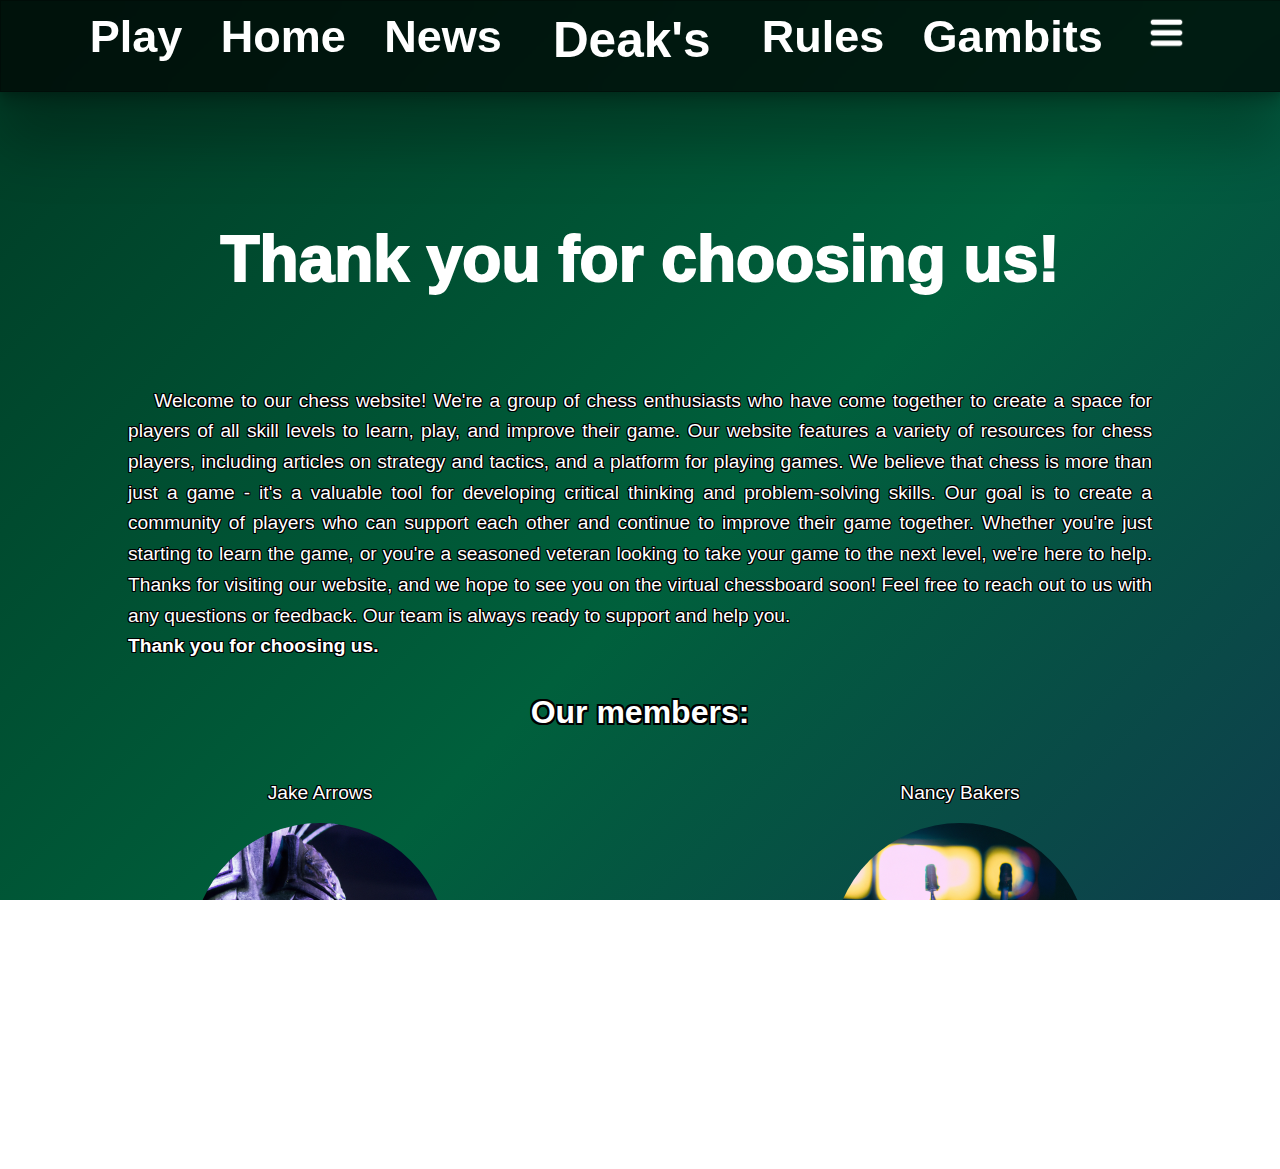
<file: HTMLs/about.html>
<!DOCTYPE html>
<html lang="en">
<head>
    <link rel="stylesheet" href="../CSSs/main.css">
    <link rel="stylesheet" href="../CSSs/about.css">
    <link rel="stylesheet" href="../CSSs/navbar.css">
    <link rel="stylesheet" href="../CSSs/body.css">
    <meta charset="UTF-8">
    <meta http-equiv="X-UA-Compatible" content="IE=edge">
    <meta name="viewport" content="width=device-width, initial-scale=1.0">
    <script src="../JSs/hamburger.js"></script>
    <title>About</title>
</head>
<body class="gradientbody">
    
        <!--Header-->
        <nav id="hbmenu">
          <div class="hbitemholder">
            <div id="hbopenerdiv">
              <img onclick="hbopenclose()" id="hbopener" src="../IMGs/hmenu.png" alt="menuicon">
            </div>

            <ul id="hbmenulist">
              <li class="hbmenuitem"><a href="../index.html">Home</a></li>
              <li class="hbmenuitem"><a href="play.html">Play</a></li>
              <li class="hbmenuitem"><a href="./news.html">News</a></li>
              <li class="hbmenuitem"><a href="./rules.html">Rules</a></li>
              <li class="hbmenuitem"><a href="./gambits.html">Gambits</a></li>
              <li class="hbmenuitem"><a href="./about.html">About</a></li>
              <li class="hbmenuitem"><a href="./contact.html">Contact</a></li>
            </ul>

          </div>

      </nav>

        <nav class="headerdiv">
          <!--Menu-->
          <ul class="menulist">
            <li class="menuitem"><a href="./play.html">Play</a></li>
            <li class="menuitem"><a href="../index.html">Home</a></li>
            <li class="menuitem"><a href="./news.html">News</a></li>
            <li class="menuitem"> <a href="../index.html"><p class="logotext">Deak's</p></a>  </li>
            <li class="menuitem"><a href="./rules.html">Rules</a></li>
            <li class="menuitem"><a href="./gambits.html">Gambits</a></li>
            
            <li class="menuitem"> 
              <div id="dropdown">
                <button id="dropbtn"></button>
                <div id="dropdown-content">
                  <a href="about.html">About</a>
                  <a href="./contact.html">Contact</a>
                </div>
              </div>
            </li>
          </ul>
        </nav>

    <div class="maindiv" >

      <div class="thank-you-div">
        <p class="thank-you-text">
          Thank you for choosing us!
        </p>
      </div>
        

        <p class="maintext">
            &emsp; Welcome to our chess website! We're a group of chess enthusiasts who have come together to create a space
             for players of all skill levels to learn, play, and improve their game.

            Our website features a variety of resources for chess players,
             including articles on strategy and tactics,
              and a platform for playing games.
        
            We believe that chess is more than just a game - 
            it's a valuable tool for developing critical thinking and problem-solving skills.
             Our goal is to create a community of players who can support each other and continue to improve their game together.
        
            Whether you're just starting to learn the game,
             or you're a seasoned veteran looking to take your game to the next level,
              we're here to help. Thanks for visiting our website,
               and we hope to see you on the virtual chessboard soon!
        
            Feel free to reach out to us with any questions or feedback.
             Our team is always ready to support and help you. <br>
              <b>Thank you for choosing us.</b> 
        </p>

        <p class="members">
          Our members:
        </p>

        <div class="grid-container">

            <div class="grid-container-v">
                <p class="name">
                    Jake Arrows
                </p>
                <img class="profile-image" src="../IMGs/ProfilePics/Jake.png" alt="Jake">
            </div>
            

            <div class="grid-container-v">
              <p class="name">
                Nancy Bakers
            </p>
                <img class="profile-image" src="../IMGs/ProfilePics/Nancey.png" alt="Nancey">
            </div>
            
        </div>

    </div>


</body>
</html>
</file>
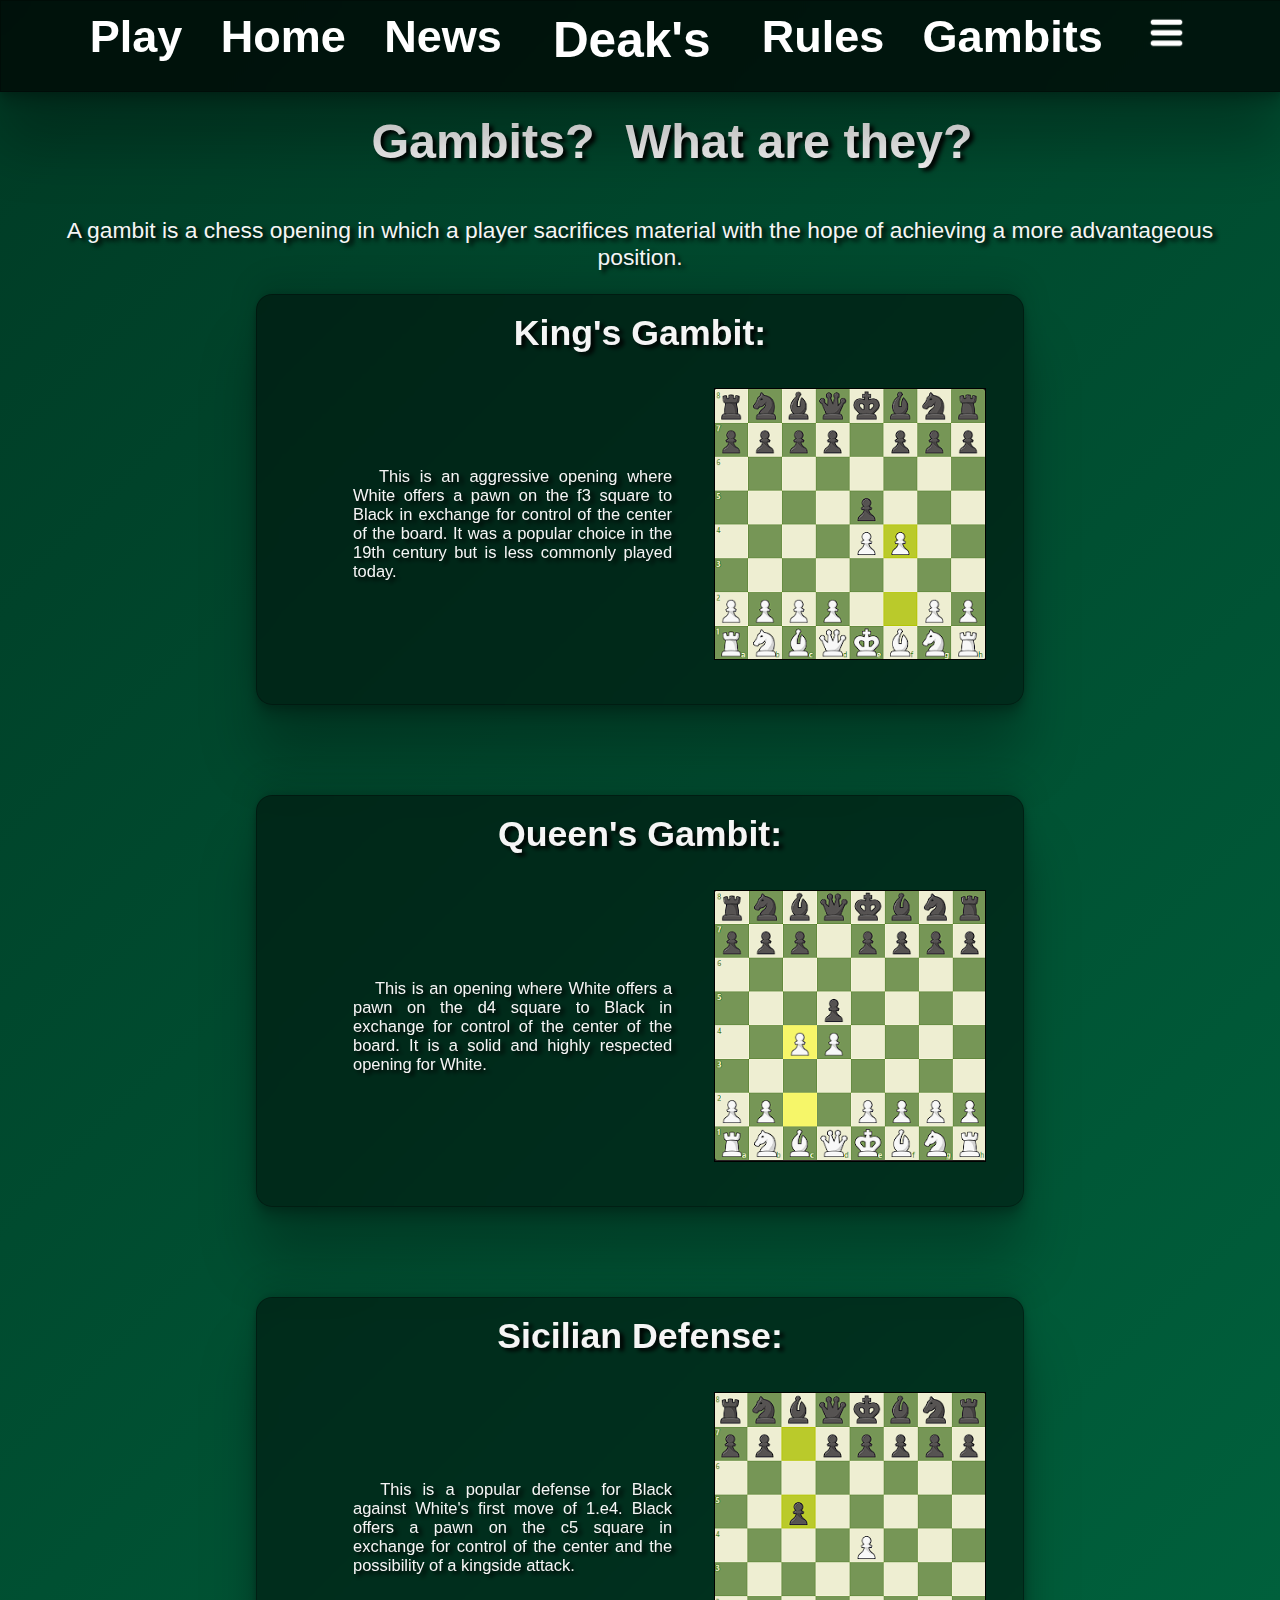
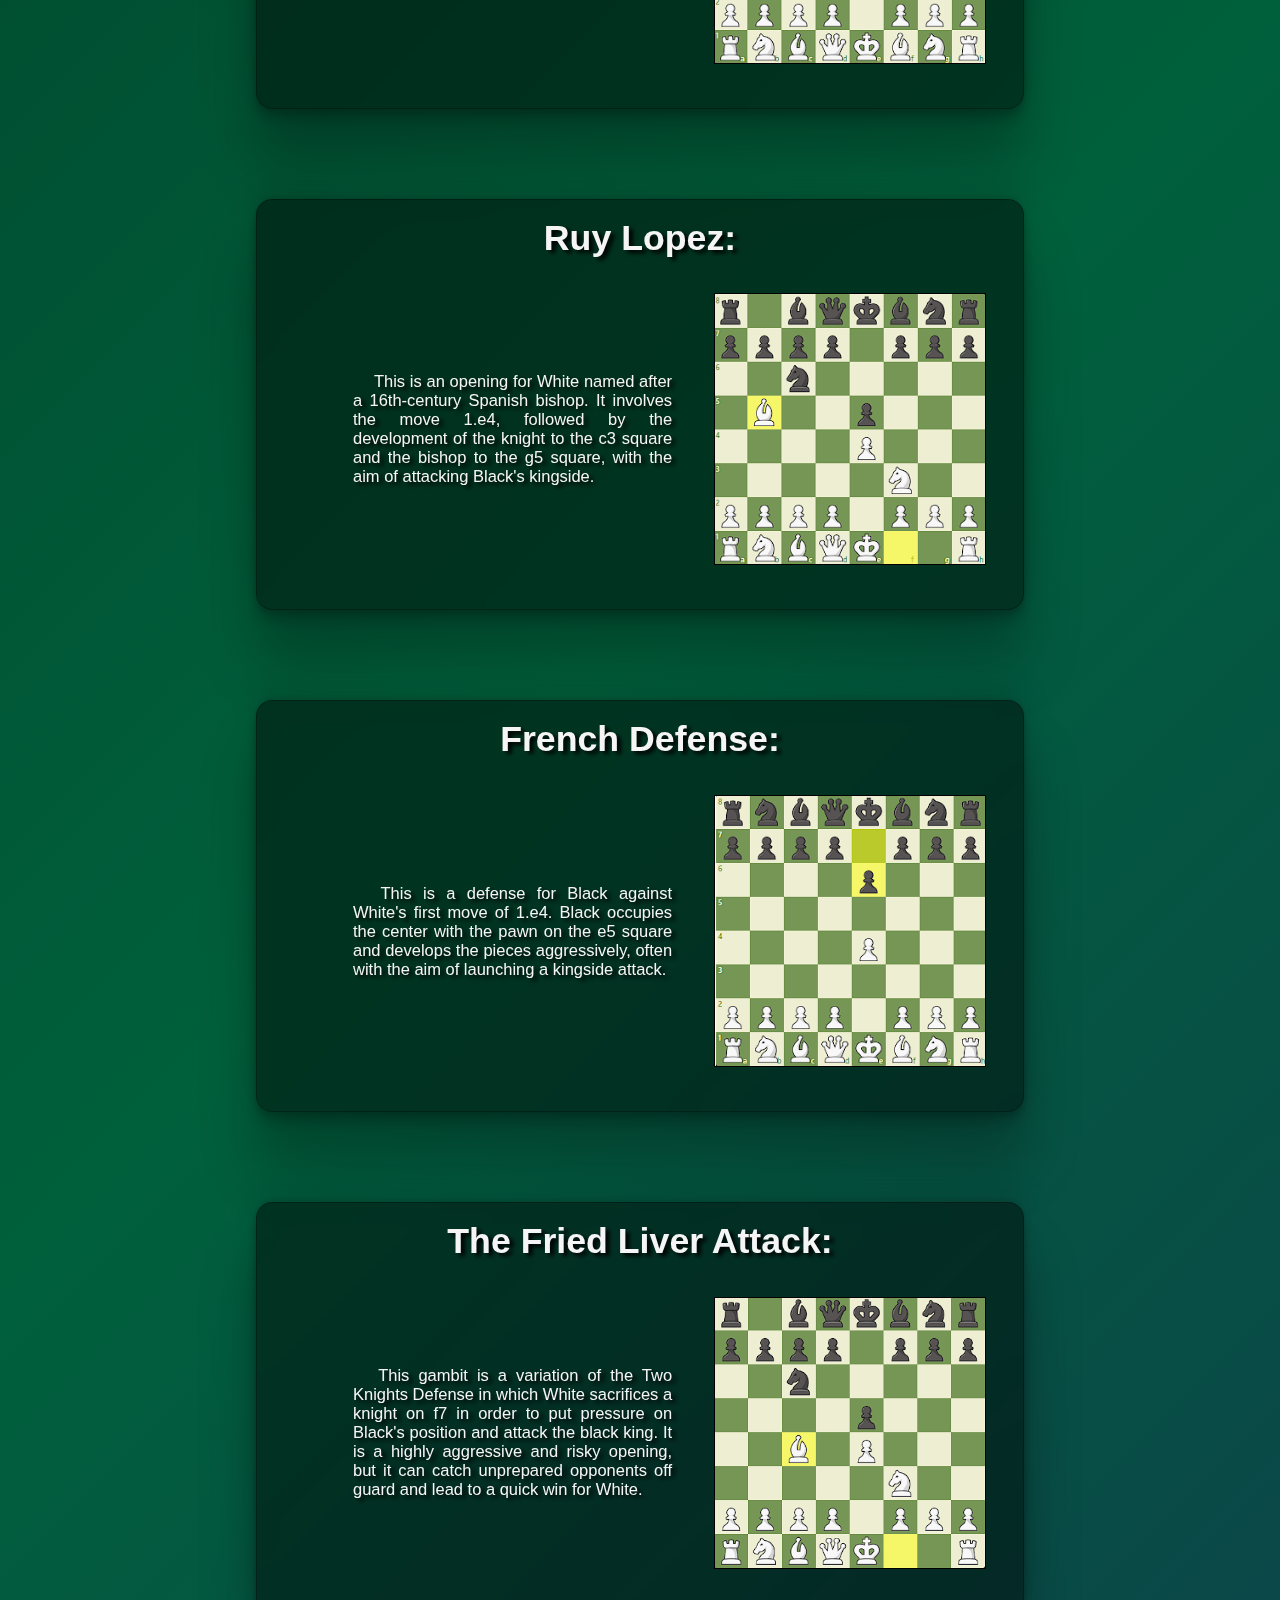
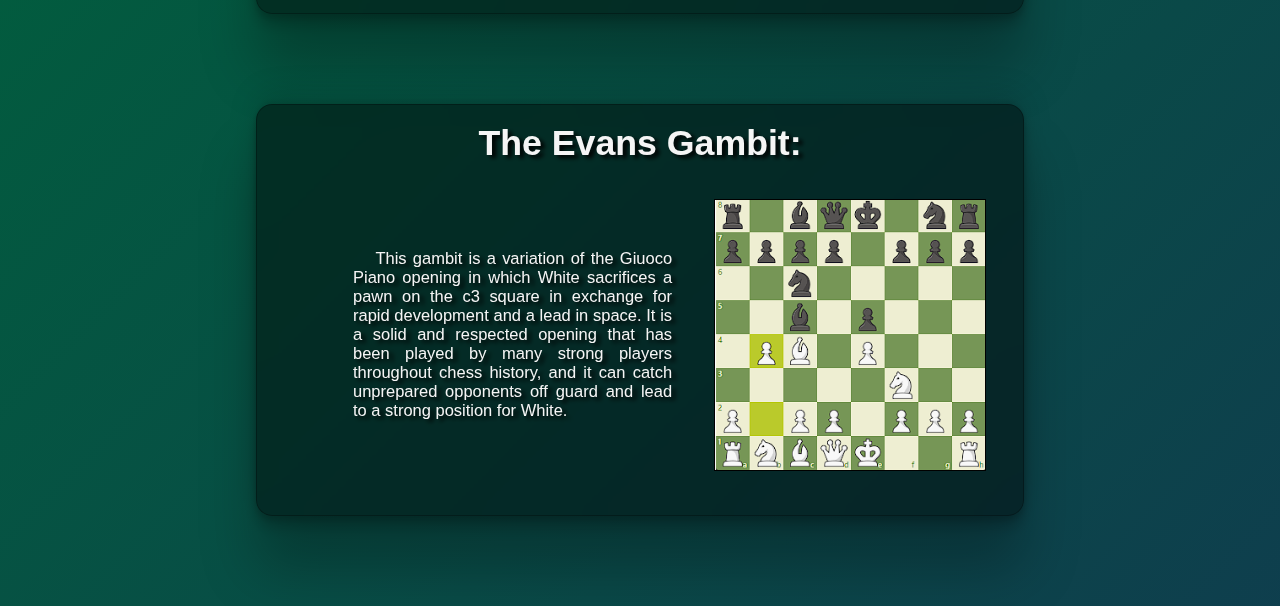
<file: HTMLs/gambits.html>
<!DOCTYPE html>
<html lang="en">
<head>
    <link rel="stylesheet" href="../CSSs/main.css">
    <link rel="stylesheet" href="../CSSs/gambits.css">
    <link rel="stylesheet" href="../CSSs/navbar.css">
    <link rel="stylesheet" href="../CSSs/body.css">
    <meta charset="UTF-8">
    <meta http-equiv="X-UA-Compatible" content="IE=edge">
    <meta name="viewport" content="width=device-width, initial-scale=1.0">
    <script src="../JSs/hamburger.js"></script>
    <title>Gambits</title>
</head>
<body class="gradientbody">
    
        <!--Header-->
        <nav id="hbmenu">
            <div class="hbitemholder">
              <div id="hbopenerdiv">
                <img onclick="hbopenclose()" id="hbopener" src="../IMGs/hmenu.png" alt="menuicon">
              </div>
  
              <ul id="hbmenulist">
                <li class="hbmenuitem"><a href="../index.html">Home</a></li>
                <li class="hbmenuitem"><a href="play.html">Play</a></li>
                <li class="hbmenuitem"><a href="./news.html">News</a></li>
                <li class="hbmenuitem"><a href="./rules.html">Rules</a></li>
                <li class="hbmenuitem"><a href="./gambits.html">Gambits</a></li>
                <li class="hbmenuitem"><a href="./about.html">About</a></li>
                <li class="hbmenuitem"><a href="./contact.html">Contact</a></li>
              </ul>
  
            </div>
  
        </nav>

        <nav class="headerdiv">
            <!--Menu-->
            <ul class="menulist">
              <li class="menuitem"><a href="./play.html">Play</a></li>
              <li class="menuitem"><a href="../index.html">Home</a></li>
              <li class="menuitem"><a href="./news.html">News</a></li>
              <li class="menuitem"> <a href="../index.html"><p class="logotext">Deak's</p></a>  </li>
              <li class="menuitem"><a href="./rules.html">Rules</a></li>
              <li class="menuitem"><a href="gambits.html">Gambits</a></li>
              
              <li class="menuitem"> 
                <div id="dropdown">
                  <button id="dropbtn"></button>
                  <div id="dropdown-content">
                    <a href="./about.html">About</a>
                    <a href="./contact.html">Contact</a>
                  </div>
                </div>
              </li>
            </ul>
          </nav>

      <p class="gambittitle">
        Gambits? &VeryThinSpace; What are they?
      </p>
      <p class="gambitsubtitle">
        A gambit is a chess opening in which a player sacrifices material with the hope of achieving a more advantageous position.
      </p>

      <div class="item">
            <p class="item-title">
                King's Gambit:
            </p>
            <div class="insider">
                <p class="item-description">
                    &emsp; This is an aggressive opening where White offers a pawn on the f3 square to Black 
                    in exchange for control of the center of the board. It was a popular choice in the 19th  
                    century but is less commonly played today. 
                </p>
                <img class="item-image" src="../IMGs/Gambits/kingsgambit.png" alt="queensgambit">
            </div>
      </div>

      <div class="item">
        <p class="item-title">
            Queen's Gambit:
        </p>
        <div class="insider">
            <p class="item-description">
                &emsp; This is an opening where White offers a pawn on the d4 square to 
                Black in exchange for control of the center of the board. 
                It is a solid and highly respected opening for White.
            </p>
            <img class="item-image" src="../IMGs/Gambits/queensgambit.png" alt="queensgambit">
        </div>
  </div>
  
  <div class="item">
    <p class="item-title">
        Sicilian Defense:
    </p>
    <div class="insider">
        <p class="item-description">
            &emsp; This is a popular defense for Black against White's first move of 1.e4. 
            Black offers a pawn on the c5 square in exchange for control of the center 
            and the possibility of a kingside attack.
        </p>
        <img class="item-image" src="../IMGs/Gambits/sicilian.png" alt="queensgambit">
    </div>
</div>

<div class="item">
    <p class="item-title">
        Ruy Lopez:
    </p>
    <div class="insider">
        <p class="item-description">
            &emsp; This is an opening for White named after a 16th-century Spanish bishop.
             It involves the move 1.e4, followed by the development of the knight to the 
             c3 square and the bishop to the g5 square, with the aim of attacking Black's kingside.

        </p>
        <img class="item-image" src="../IMGs/Gambits/ruylopez.png" alt="queensgambit">
    </div>
</div>

<div class="item">
    <p class="item-title">
        French Defense: 
    </p>
    <div class="insider">
        <p class="item-description">
            &emsp; This is a defense for Black against White's first move of 1.e4. 
            Black occupies the center with the pawn on the e5 square and develops the pieces aggressively, 
            often with the aim of launching a kingside attack.

        </p>
        <img class="item-image" src="../IMGs/Gambits/french.png" alt="queensgambit">
    </div>
</div>

<div class="item">
    <p class="item-title">
        The Fried Liver Attack: 
    </p>
    <div class="insider">
        <p class="item-description">
            &emsp; This gambit is a variation of the Two Knights Defense in which White 
            sacrifices a knight on f7 in order to put pressure on Black's position and 
            attack the black king. It is a highly aggressive and risky opening,
             but it can catch unprepared opponents off guard and lead to a quick win for White.

        </p>
        <img class="item-image" src="../IMGs/Gambits/friedliver.png" alt="queensgambit">
    </div>
</div>

<div class="item">
    <p class="item-title">
        The Evans Gambit: 
    </p>
    <div class="insider">
        <p class="item-description">
            &emsp;  This gambit is a variation of the Giuoco Piano opening in 
            which White sacrifices a pawn on the c3 square in exchange for rapid development
             and a lead in space. It is a solid and respected opening that has been played by 
             many strong players throughout chess history, and it can catch unprepared opponents
              off guard and lead to a strong position for White.

        </p>
        <img class="item-image" src="../IMGs/Gambits/Evans.png" alt="queensgambit">
    </div>
</div>


 




 


</body>
</html>
</file>
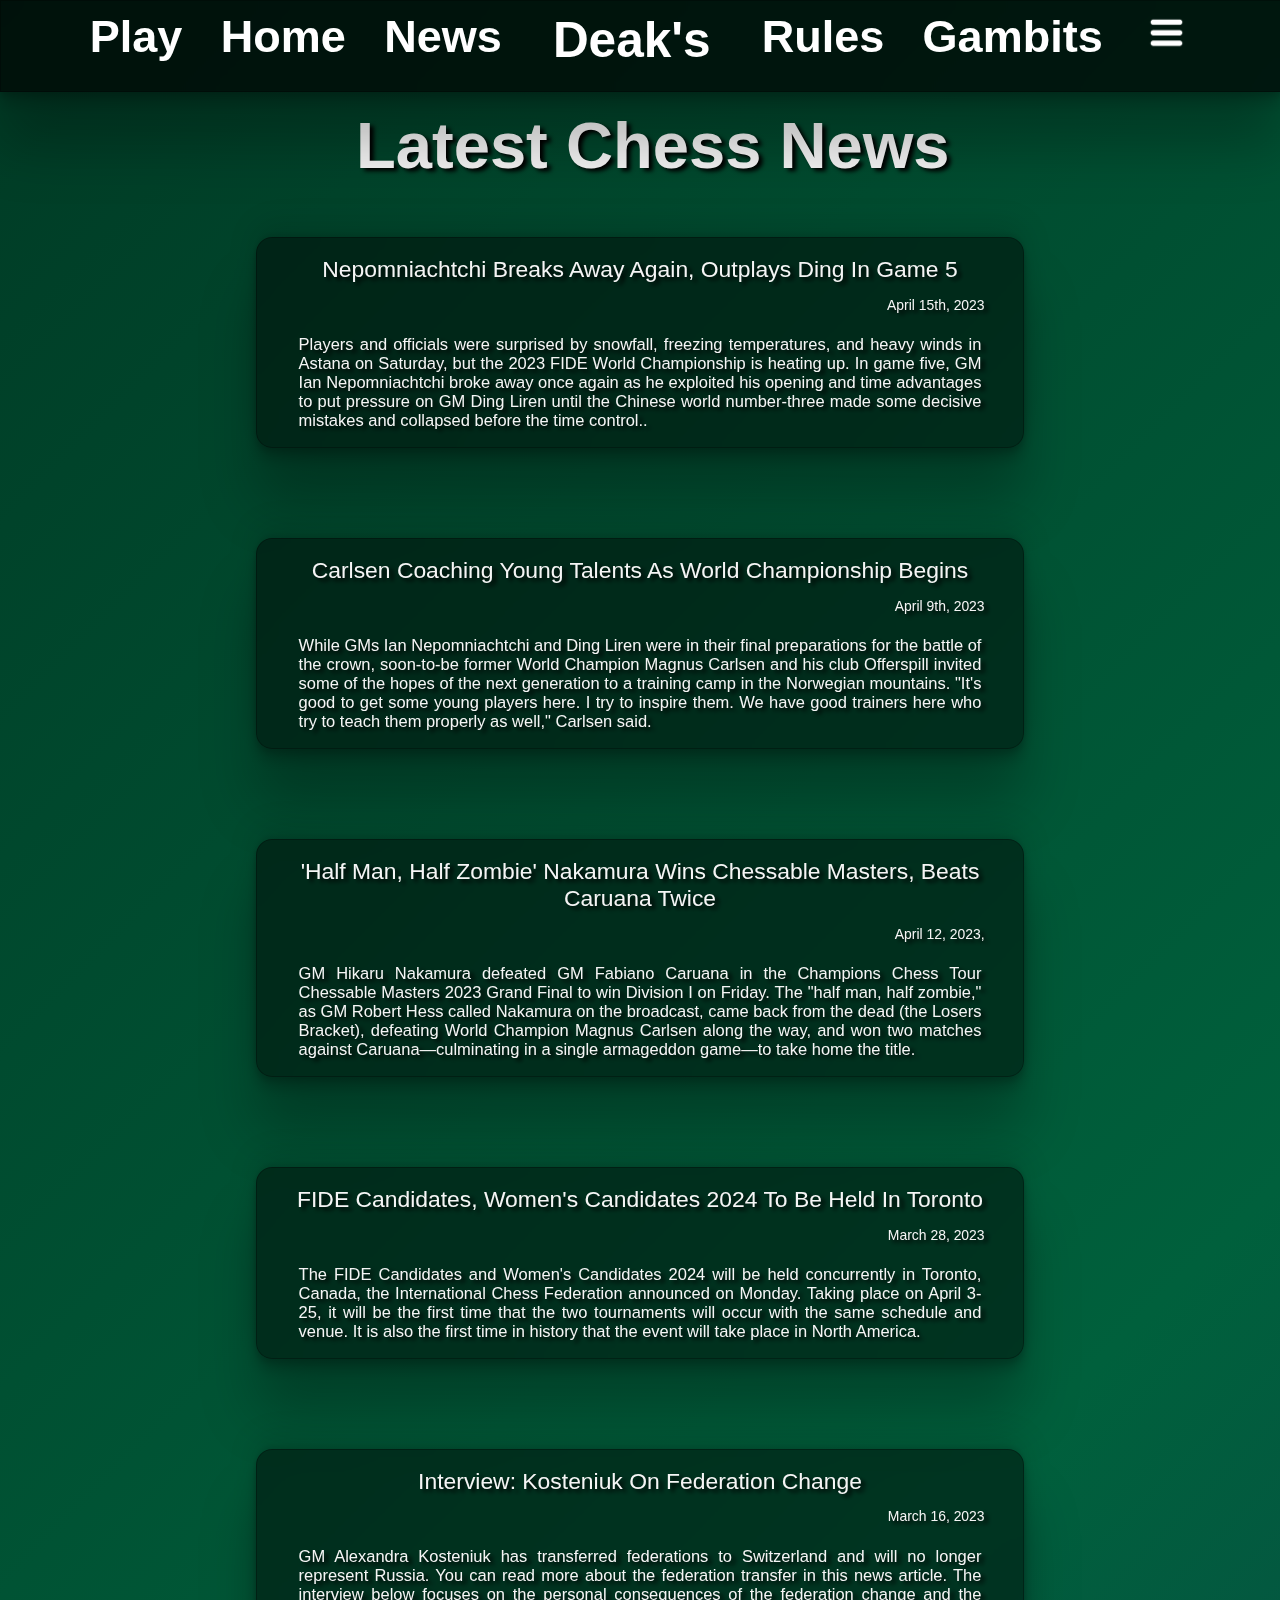
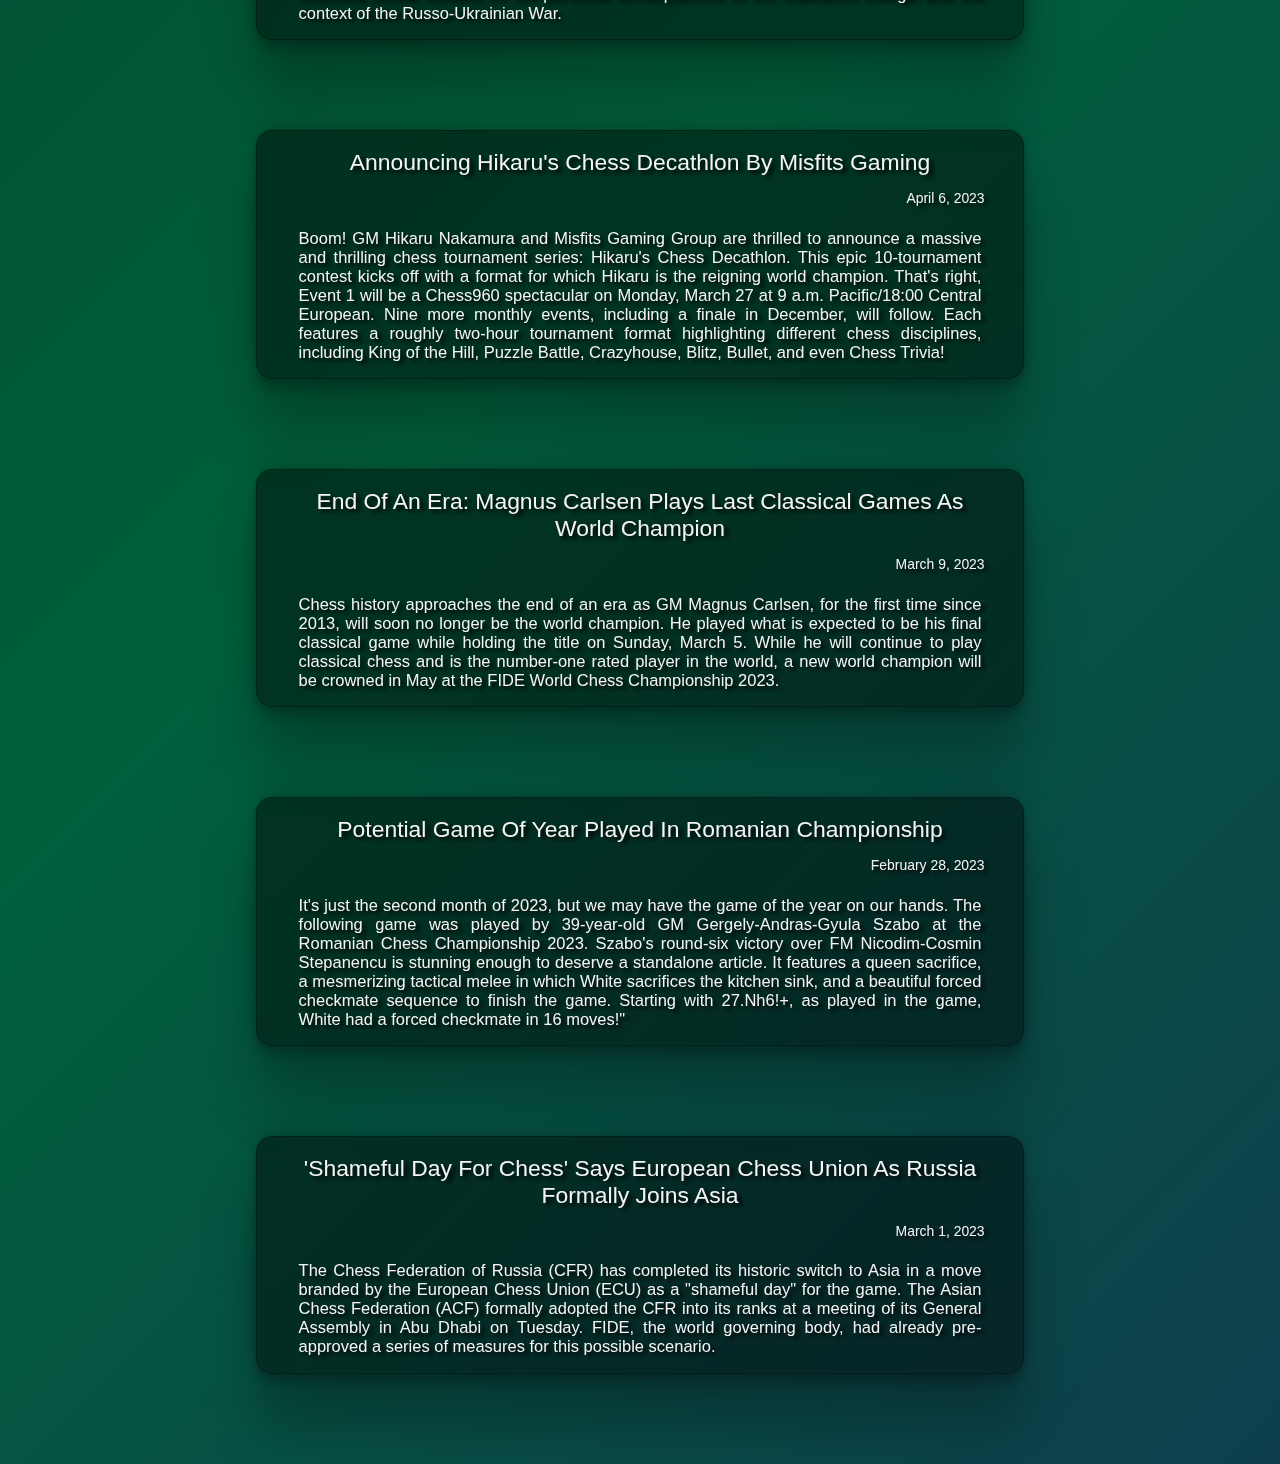
<file: HTMLs/news.html>
<!DOCTYPE html>
<html lang="en">
<head>
    <link rel="stylesheet" href="../CSSs/main.css">
    <link rel="stylesheet" href="../CSSs/navbar.css">
    <link rel="stylesheet" href="../CSSs/news.css">
    <link rel="stylesheet" href="../CSSs/body.css">
    <meta charset="UTF-8">
    <meta http-equiv="X-UA-Compatible" content="IE=edge">
    <meta name="viewport" content="width=device-width, initial-scale=1.0">
    <script src="../JSs/hamburger.js"></script>
    <title>News</title>
</head>
<body class="gradientbody">
    
      <!--Header-->
      <nav id="hbmenu">
        <div class="hbitemholder">
          <div id="hbopenerdiv">
            <img onclick="hbopenclose()" id="hbopener" src="../IMGs/hmenu.png" alt="menuicon">
          </div>

          <ul id="hbmenulist">
            <li class="hbmenuitem"><a href="../index.html">Home</a></li>
            <li class="hbmenuitem"><a href="play.html">Play</a></li>
            <li class="hbmenuitem"><a href="./news.html">News</a></li>
            <li class="hbmenuitem"><a href="./rules.html">Rules</a></li>
            <li class="hbmenuitem"><a href="./gambits.html">Gambits</a></li>
            <li class="hbmenuitem"><a href="./about.html">About</a></li>
            <li class="hbmenuitem"><a href="./contact.html">Contact</a></li>
          </ul>

        </div>

    </nav>

      <nav class="headerdiv">
        <!--Menu-->
        <ul class="menulist">
          <li class="menuitem"><a href="./play.html">Play</a></li>
          <li class="menuitem"><a href="../index.html">Home</a></li>
          <li class="menuitem"><a href="news.html">News</a></li>
          <li class="menuitem"> <a href="../index.html"><p class="logotext">Deak's</p></a>  </li>
          <li class="menuitem"><a href="./rules.html">Rules</a></li>
          <li class="menuitem"><a href="./gambits.html">Gambits</a></li>
          
          <li class="menuitem"> 
            <div id="dropdown">
              <button id="dropbtn"></button>
              <div id="dropdown-content">
                <a href="./about.html">About</a>
                <a href="./contact.html">Contact</a>
              </div>
            </div>
          </li>
        </ul>
      </nav>
<h2 class="news-maintitle">Latest Chess News</h2>



        <div class="news-item">
          <h3 class="news-item-title">Nepomniachtchi Breaks Away Again, Outplays Ding In Game 5</h3>
          <p class="news-item-date">April 15th, 2023</p>
          <p class="news-item-text">Players and officials were surprised by snowfall, freezing temperatures, and heavy winds in Astana on Saturday, but the 2023 FIDE World Championship is heating up. In game five, GM Ian Nepomniachtchi broke away once again as he exploited his opening and time advantages to put pressure on GM Ding Liren until the Chinese world number-three made some decisive mistakes and collapsed before the time control..</p>
        </div>

        <div class="news-item">
          <h3 class="news-item-title">Carlsen Coaching Young Talents As World Championship Begins</h3>
          <p class="news-item-date">April 9th, 2023</p>
          <p class="news-item-text">While GMs Ian Nepomniachtchi and Ding Liren were in their final preparations for the battle of the crown, soon-to-be former World Champion Magnus Carlsen and his club Offerspill invited some of the hopes of the next generation to a training camp in the Norwegian mountains.
            "It's good to get some young players here. I try to inspire them. We have good trainers here who try to teach them properly as well," Carlsen said.</p>
        </div>

        <div class="news-item">
          <h3 class="news-item-title">'Half Man, Half Zombie' Nakamura Wins Chessable Masters, Beats Caruana Twice</h3>
          <p class="news-item-date">April 12, 2023,</p>
          <p class="news-item-text">GM Hikaru Nakamura defeated GM Fabiano Caruana in the Champions Chess Tour Chessable Masters 2023 Grand Final to win Division I on Friday. The "half man, half zombie," as GM Robert Hess called Nakamura on the broadcast, came back from the dead (the Losers Bracket), defeating World Champion Magnus Carlsen along the way, and won two matches against Caruana—culminating in a single armageddon game—to take home the title.</p>
        </div>

        <div class="news-item">
          <h3 class="news-item-title">FIDE Candidates, Women's Candidates 2024 To Be Held In Toronto</h3>
          <p class="news-item-date">March 28, 2023</p>
          <p class="news-item-text">The FIDE Candidates and Women's Candidates 2024 will be held concurrently in Toronto, Canada, the International Chess Federation announced on Monday. Taking place on April 3-25, it will be the first time that the two tournaments will occur with the same schedule and venue. It is also the first time in history that the event will take place in North America.</p>
        </div>

        <div class="news-item">
          <h3 class="news-item-title">Interview: Kosteniuk On Federation Change</h3>
          <p class="news-item-date">March 16, 2023</p>
          <p class="news-item-text"> GM Alexandra Kosteniuk has transferred federations to Switzerland and will no longer represent Russia. You can read more about the federation transfer in this news article. The interview below focuses on the personal consequences of the federation change and the context of the Russo-Ukrainian War.</p>
        </div>

        <div class="news-item">
          <h3 class="news-item-title">Announcing Hikaru's Chess Decathlon By Misfits Gaming</h3>
          <p class="news-item-date">April 6, 2023</p>
          <p class="news-item-text">Boom! GM Hikaru Nakamura and Misfits Gaming Group are thrilled to announce a massive and thrilling chess tournament series: Hikaru's Chess Decathlon. This epic 10-tournament contest kicks off with a format for which Hikaru is the reigning world champion. That's right, Event 1 will be a Chess960 spectacular on Monday, March 27 at 9 a.m. Pacific/18:00 Central European. Nine more monthly events, including a finale in December, will follow. Each features a roughly two-hour tournament format highlighting different chess disciplines, including King of the Hill, Puzzle Battle, Crazyhouse, Blitz, Bullet, and even Chess Trivia!</p>
        </div>
        <div class="news-item">
          <h3 class="news-item-title">End Of An Era: Magnus Carlsen Plays Last Classical Games As World Champion</h3>
          <p class="news-item-date">March 9, 2023</p>
          <p class="news-item-text">Chess history approaches the end of an era as GM Magnus Carlsen, for the first time since 2013, will soon no longer be the world champion. He played what is expected to be his final classical game while holding the title on Sunday, March 5. While he will continue to play classical chess and is the number-one rated player in the world, a new world champion will be crowned in May at the FIDE World Chess Championship 2023.</p>
        </div>
        <div class="news-item">
          <h3 class="news-item-title">Potential Game Of Year Played In Romanian Championship</h3>
          <p class="news-item-date"> February 28, 2023</p>
          <p class="news-item-text">It's just the second month of 2023, but we may have the game of the year on our hands. The following game was played by 39-year-old GM Gergely-Andras-Gyula Szabo at the Romanian Chess Championship 2023.

            Szabo's round-six victory over FM Nicodim-Cosmin Stepanencu is stunning enough to deserve a standalone article. It features a queen sacrifice, a mesmerizing tactical melee in which White sacrifices the kitchen sink, and a beautiful forced checkmate sequence to finish the game.
            
            Starting with 27.Nh6!+, as played in the game, White had a forced checkmate in 16 moves!"
          </div>

        <div class="news-item">
          <h3 class="news-item-title">'Shameful Day For Chess' Says European Chess Union As Russia Formally Joins Asia</h3>
          <p class="news-item-date">March 1, 2023</p>
          <p class="news-item-text">The Chess Federation of Russia (CFR) has completed its historic switch to Asia in a move branded by the European Chess Union (ECU) as a "shameful day" for the game. The Asian Chess Federation (ACF) formally adopted the CFR into its ranks at a meeting of its General Assembly in Abu Dhabi on Tuesday.

            FIDE, the world governing body, had already pre-approved a series of measures for this possible scenario.</p>
        </div>
        
  

</body>
</html>
</file>
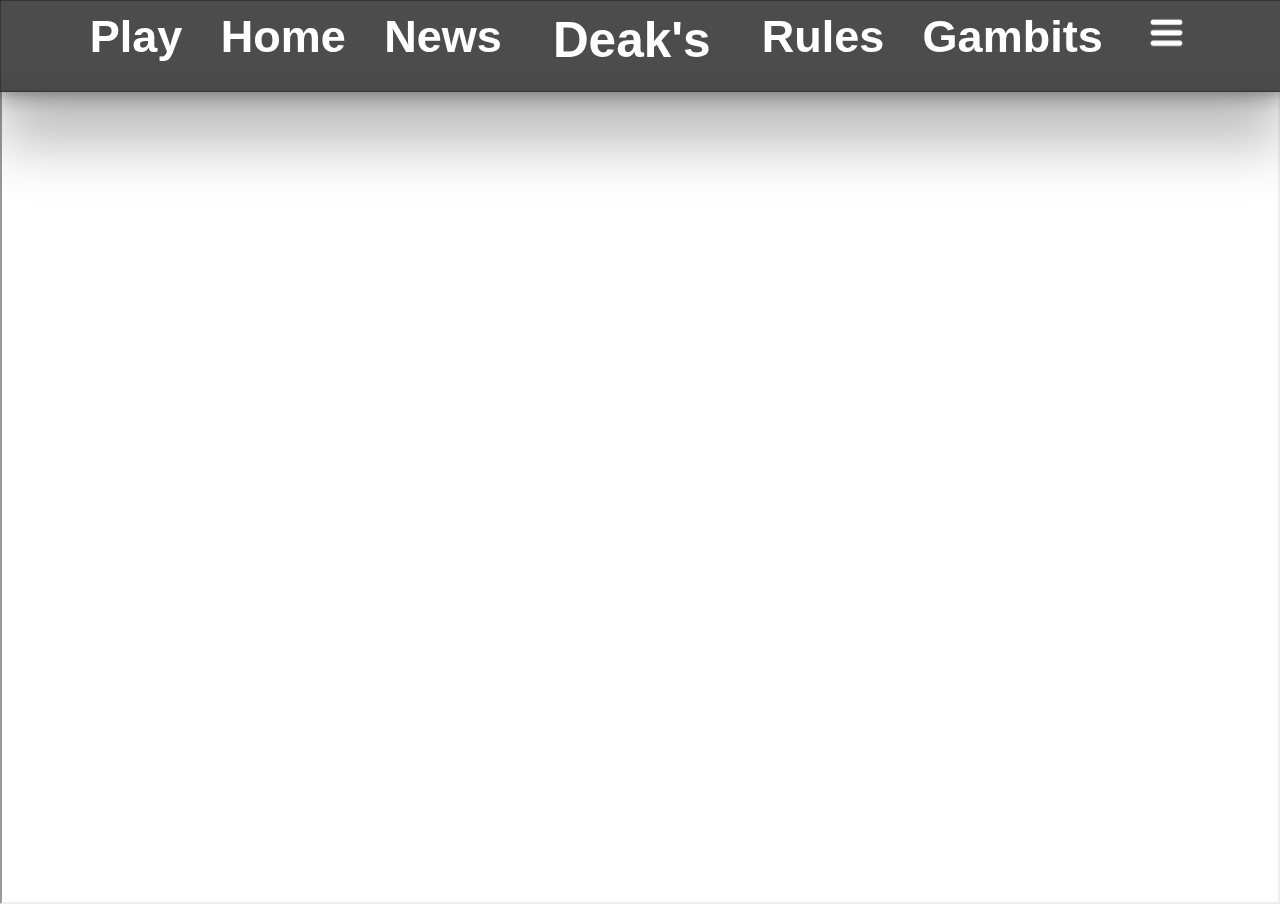
<file: HTMLs/play.html>
<!DOCTYPE html>
<html lang="en">
<head>
    <link rel="stylesheet" href="../CSSs/main.css">
    <link rel="stylesheet" href="../CSSs/navbar.css">
    <meta charset="UTF-8">
    <meta http-equiv="X-UA-Compatible" content="IE=edge">
    <meta name="viewport" content="width=device-width, initial-scale=1.0">
    <script src="../JSs/hamburger.js"></script>
    <title>Play</title>
</head>
<body>
      <!--Header-->
      <nav id="hbmenu">
          <div class="hbitemholder">
            <div id="hbopenerdiv">
              <img onclick="hbopenclose()" id="hbopener" src="../IMGs/hmenu.png" alt="menuicon">
            </div>

            <ul id="hbmenulist">
              <li class="hbmenuitem"><a href="../index.html">Home</a></li>
              <li class="hbmenuitem"><a href="play.html">Play</a></li>
              <li class="hbmenuitem"><a href="./news.html">News</a></li>
              <li class="hbmenuitem"><a href="./rules.html">Rules</a></li>
              <li class="hbmenuitem"><a href="./gambits.html">Gambits</a></li>
              <li class="hbmenuitem"><a href="./about.html">About</a></li>
              <li class="hbmenuitem"><a href="./contact.html">Contact</a></li>
            </ul>

          </div>

      </nav>


      <nav class="headerdiv">
        <!--Menu-->
        <ul class="menulist">
          <li class="menuitem"><a href="play.html">Play</a></li>
          <li class="menuitem"><a href="../index.html">Home</a></li>
          <li class="menuitem"><a href="./news.html">News</a></li>
          <li class="menuitem"> <a href="../index.html"><p class="logotext">Deak's</p></a>  </li>
          <li class="menuitem"><a href="./rules.html">Rules</a></li>
          <li class="menuitem"><a href="./gambits.html">Gambits</a></li>
          
          <li class="menuitem"> 
            <div id="dropdown">
              <button id="dropbtn"></button>
              <div id="dropdown-content">
                <a href="./about.html">About</a>
                <a href="./contact.html">Contact</a>
              </div>
            </div>
          </li>
        </ul>
      </nav>
      
    </div>

    <div id="playembed">
        <iframe src="https://fritz.chessbase.com" style="width:100vw;height:90vh;" ></iframe>
    </div>
    
</body>
</html>
</file>
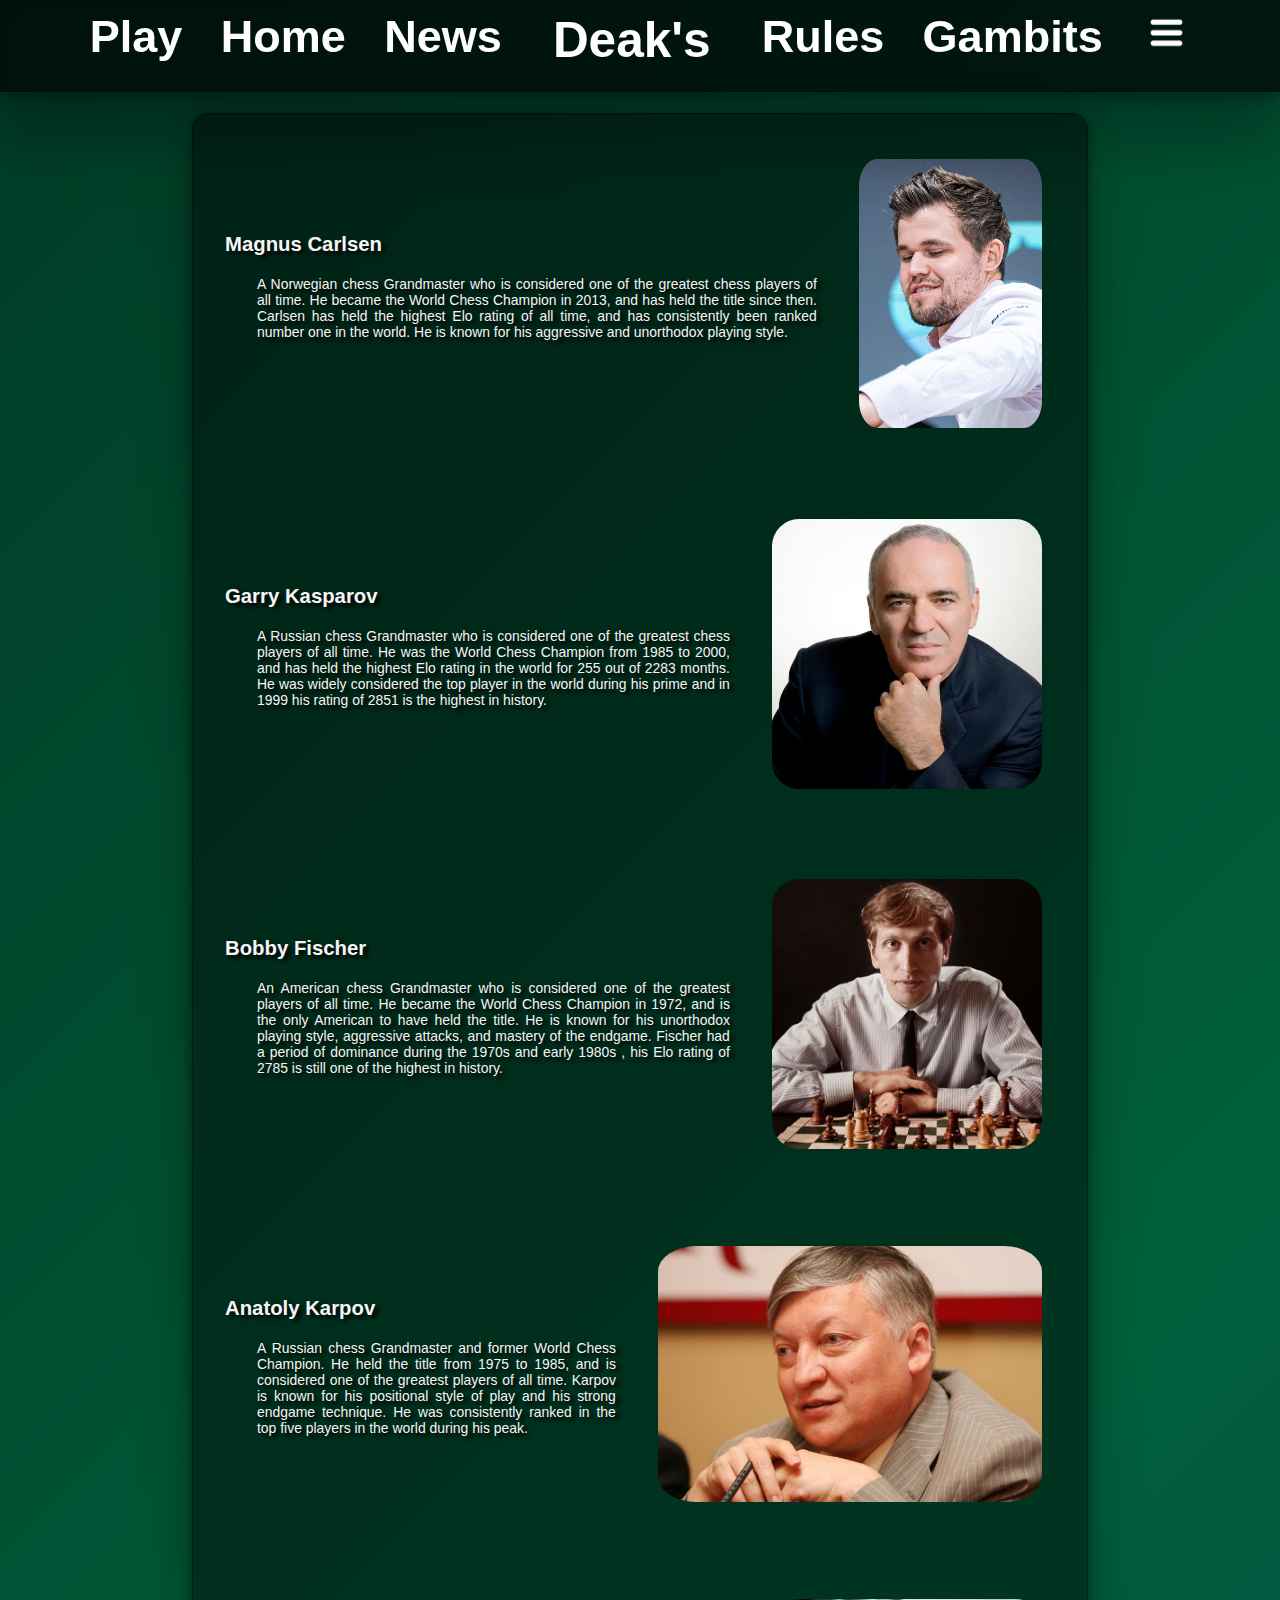
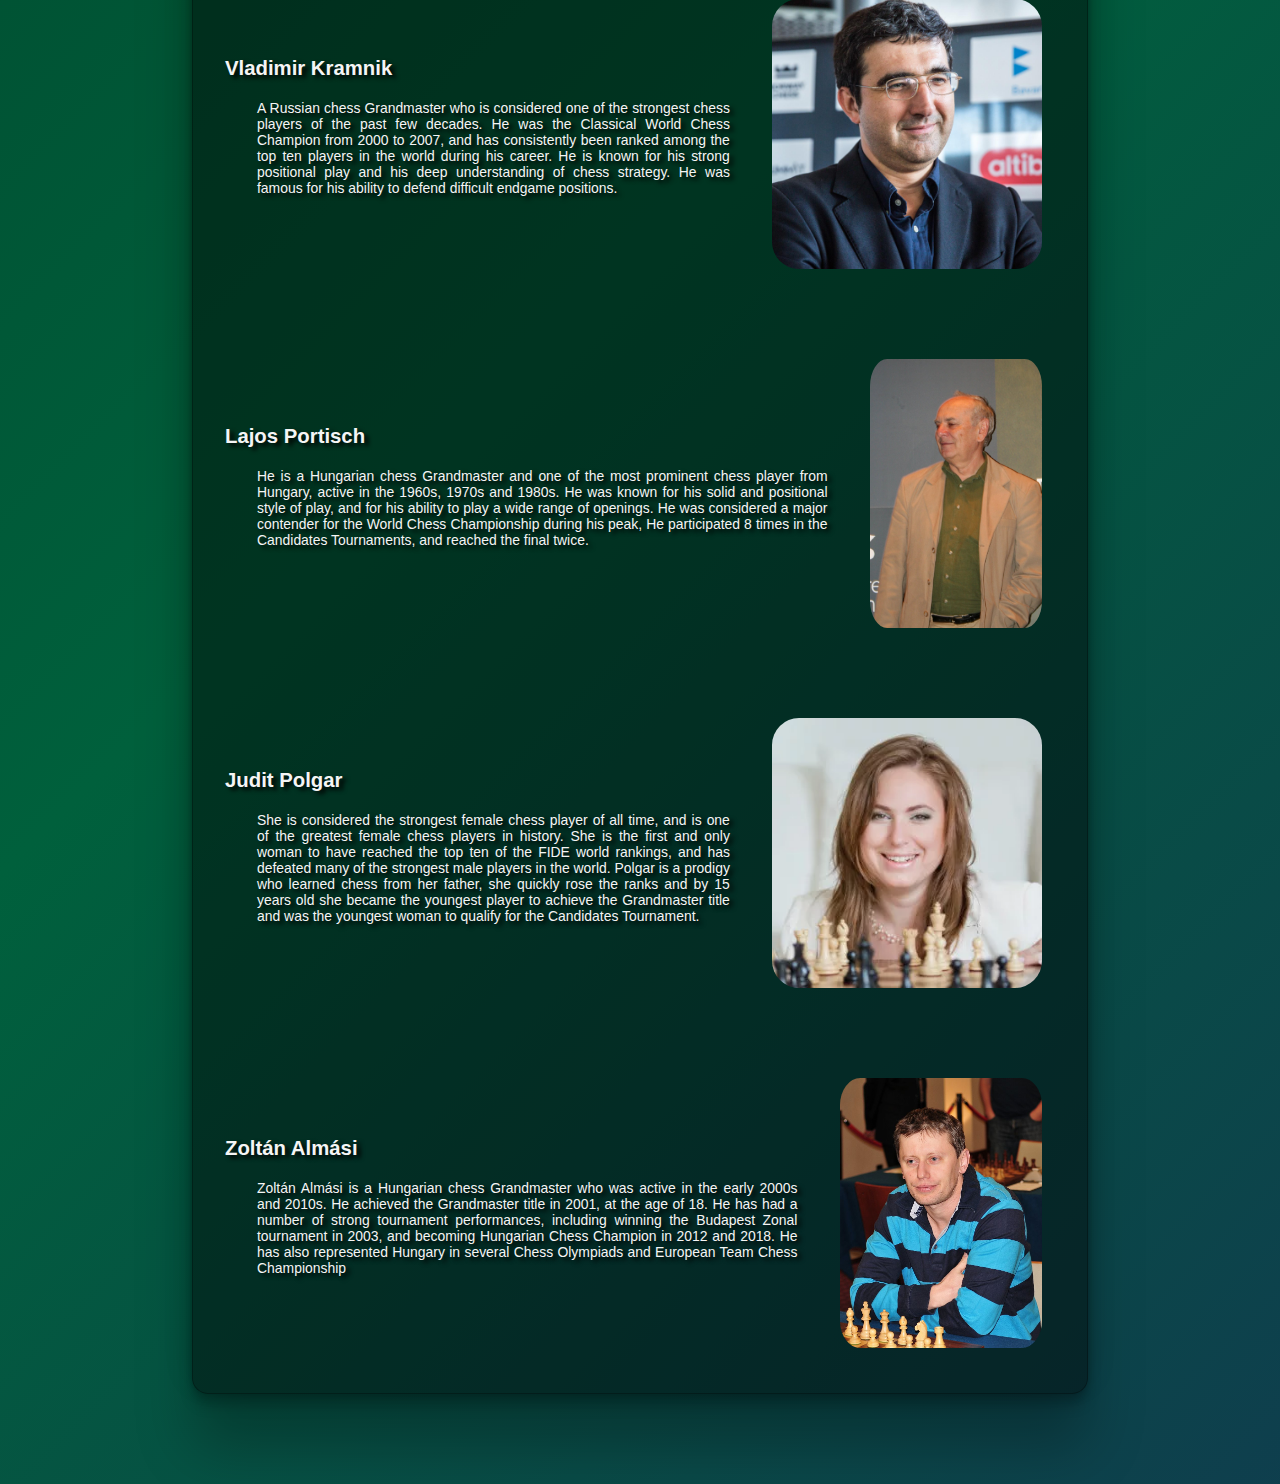
<file: HTMLs/players.html>
<!DOCTYPE html>
<html lang="en">
<head>
    <link rel="stylesheet" href="../CSSs/navbar.css">
    <link rel="stylesheet" href="../CSSs/main.css">
    <link rel="stylesheet" href="../CSSs/players.css">
    <link rel="stylesheet" href="../CSSs/body.css">
    <meta charset="UTF-8">
    <meta http-equiv="X-UA-Compatible" content="IE=edge">
    <meta name="viewport" content="width=device-width, initial-scale=1.0">
    <script src="../JSs/hamburger.js"></script>
    <title>Players</title>
</head>
<body class="gradientbody">
    
       <!--Header-->
       <nav id="hbmenu">
        <div class="hbitemholder">
          <div id="hbopenerdiv">
            <img onclick="hbopenclose()" id="hbopener" src="../IMGs/hmenu.png" alt="menuicon">
          </div>

          <ul id="hbmenulist">
            <li class="hbmenuitem"><a href="../index.html">Home</a></li>
            <li class="hbmenuitem"><a href="play.html">Play</a></li>
            <li class="hbmenuitem"><a href="./news.html">News</a></li>
            <li class="hbmenuitem"><a href="./rules.html">Rules</a></li>
            <li class="hbmenuitem"><a href="./gambits.html">Gambits</a></li>
            <li class="hbmenuitem"><a href="./about.html">About</a></li>
            <li class="hbmenuitem"><a href="./contact.html">Contact</a></li>
          </ul>

        </div>

    </nav>

       <nav class="headerdiv">
        <!--Menu-->
        <ul class="menulist">
          <li class="menuitem"><a href="./play.html">Play</a></li>
          <li class="menuitem"><a href="../index.html">Home</a></li>
          <li class="menuitem"><a href="./news.html">News</a></li>
          <li class="menuitem"> <a href="../index.html"><p class="logotext">Deak's</p></a>  </li>
          <li class="menuitem"><a href="./rules.html">Rules</a></li>
          <li class="menuitem"><a href="./gambits.html">Gambits</a></li>
          
          <li class="menuitem"> 
            <div id="dropdown">
              <button id="dropbtn"></button>
              <div id="dropdown-content">
                <a href="./about.html">About</a>
                <a href="./contact.html">Contact</a>
              </div>
            </div>
          </li>
        </ul>
      </nav>

      <div class="grid-vertical">

        <div class="grid-horizontal">
            <div>
                <p class="Name">
                    Magnus Carlsen
                </p>
                <p class="information">
                  A Norwegian chess Grandmaster who is considered one of the greatest chess players of all time.
                   He became the World Chess Champion in 2013, and has held the title since then.
                    Carlsen has held the highest Elo rating of all time, and has consistently been ranked number one in the world. 
                    He is known for his aggressive and unorthodox playing style.
                </p>
            </div>
            <div class="profile-div">
              <img class="profile-image" src="../IMGs/PlayerPics/Magnus.jpg" alt="Magnus">
            </div>
        </div>

        <div class="grid-horizontal">
          <div>
              <p class="Name">
                  Garry Kasparov
              </p>
              <p class="information">
                A Russian chess Grandmaster who is considered one of the greatest chess players of all time. 
                He was the World Chess Champion from 1985 to 2000,
                 and has held the highest Elo rating in the world for 255 out of 2283 months.
                  He was widely considered the top player in the world during his prime and in 1999 his rating of 2851 is the highest in history.
              </p>
          </div>
          <div class="profile-div"> 
            <img class="profile-image" src="../IMGs/PlayerPics/Garry.jpg" alt="Garry">
          </div>
      </div>

      <div class="grid-horizontal">
        <div>
            <p class="Name">
                Bobby Fischer
            </p>
            <p class="information">
              An American chess Grandmaster who is considered one of the greatest players of all time.
               He became the World Chess Champion in 1972, and is the only American to have held the title.
                He is known for his unorthodox playing style, aggressive attacks, and mastery of the endgame.
                 Fischer had a period of dominance during the 1970s and early 1980s ,
                  his Elo rating of 2785 is still one of the highest in history.
            </p>
        </div>
        <div class="profile-div">
          <img class="profile-image" src="../IMGs/PlayerPics/Bobby.jpg" alt="Bobby">
        </div>
    </div>

    <div class="grid-horizontal">
      <div>
          <p class="Name">
              Anatoly Karpov
          </p>
          <p class="information">
            A Russian chess Grandmaster and former World Chess Champion.
             He held the title from 1975 to 1985, and is considered one of the greatest players of all time.
              Karpov is known for his positional style of play and his strong endgame technique.
               He was consistently ranked in the top five players in the world during his peak.
          </p>
      </div>
      <div class="profile-div">
        <img class="profile-image" src="../IMGs/PlayerPics/Karpov.jpg" alt="Karpov">
      </div>
  </div>

  <div class="grid-horizontal">
    <div>
        <p class="Name">
            Vladimir Kramnik
        </p>
        <p class="information">
          A Russian chess Grandmaster who is considered one of the strongest chess players
           of the past few decades. He was the Classical World Chess Champion from 2000 to 2007,
            and has consistently been ranked among the top ten players in the world during his career.
             He is known for his strong positional play and his deep understanding of chess strategy.
              He was famous for his ability to defend difficult endgame positions.
        </p>
    </div>
    <div class="profile-div">
      <img class="profile-image" src="../IMGs/PlayerPics/Kramnik.jpeg" alt="Kramnik">
    </div>
</div>

<div class="grid-horizontal">
  <div>
      <p class="Name">
          Lajos Portisch
      </p>
      <p class="information">
        He is a Hungarian chess Grandmaster and one of the most prominent chess player from Hungary,
         active in the 1960s, 1970s and 1980s. He was known for his solid and positional style of play,
          and for his ability to play a wide range of openings. He was considered a major contender 
          for the World Chess Championship during his peak, He participated 8 times in the Candidates Tournaments,
           and reached the final twice.
      </p>
  </div>
  <div class="profile-div">
    <img class="profile-image" src="../IMGs/PlayerPics/Lajos.jpg" alt="Lajos">
  </div>
</div>

<div class="grid-horizontal">
  <div>
      <p class="Name">
          Judit Polgar
      </p>
      <p class="information">
        She is considered the strongest female chess player of all time,
         and is one of the greatest female chess players in history. 
         She is the first and only woman to have reached the top ten of the FIDE world rankings,
          and has defeated many of the strongest male players in the world. Polgar is a prodigy
           who learned chess from her father, she quickly rose the ranks and by 15 years old she
            became the youngest player to achieve the Grandmaster title and was the youngest woman 
            to qualify for the Candidates Tournament.
      </p>
  </div>
  <div class="profile-div">
    <img class="profile-image" src="../IMGs/PlayerPics/Polgar.webp" alt="Polgar">
  </div>
</div>

<div class="grid-horizontal">
  <div>
      <p class="Name">
          Zoltán Almási
      </p>
      <p class="information">
        Zoltán Almási is a Hungarian chess Grandmaster who was active in the early 2000s and 2010s.
         He achieved the Grandmaster title in 2001, at the age of 18. He has had a number of strong tournament performances,
          including winning the Budapest Zonal tournament in 2003, and becoming Hungarian Chess Champion in 2012 and 2018. 
          He has also represented Hungary in several Chess Olympiads and European Team Chess Championship
      </p>
  </div>
  <div class="profile-div">
    <img class="profile-image" src="../IMGs/PlayerPics/Zoltan.jpg" alt="Zoltan">
  </div>
</div>

      </div>

</body>
</html>
</file>
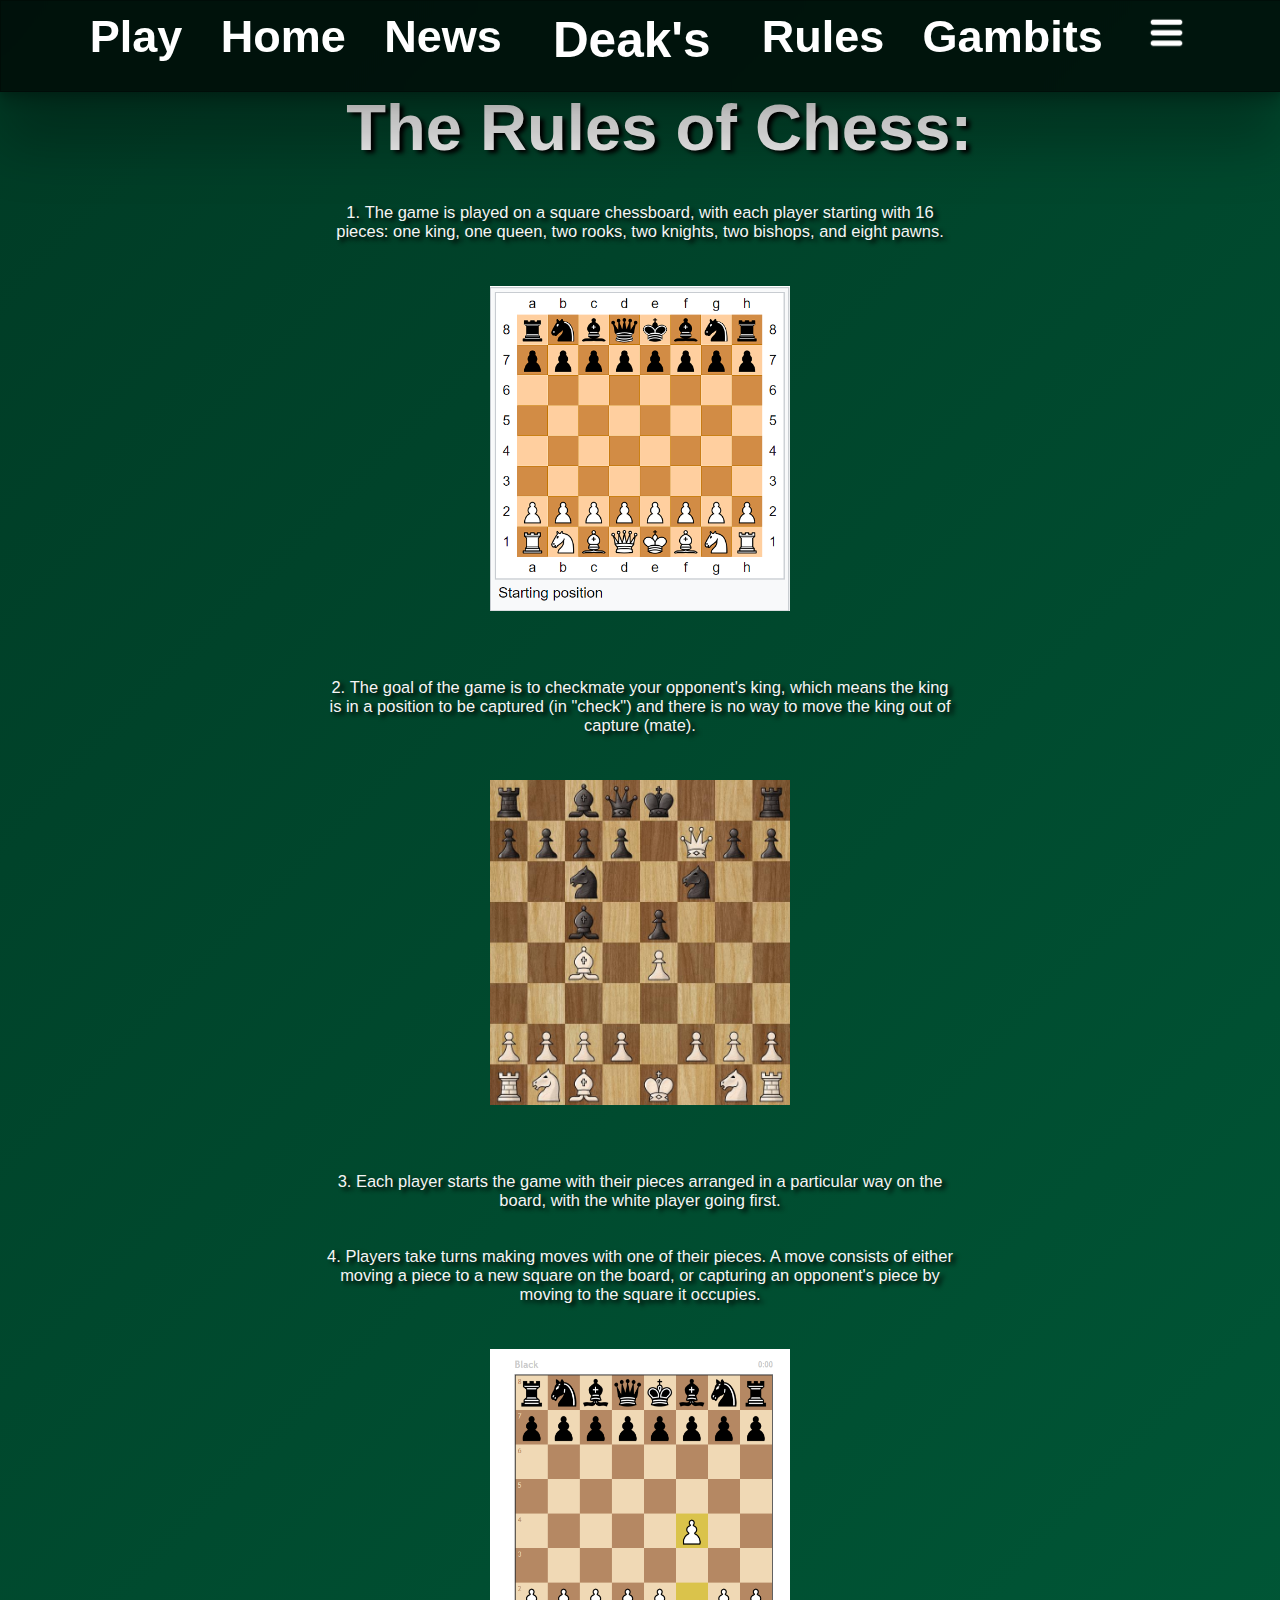
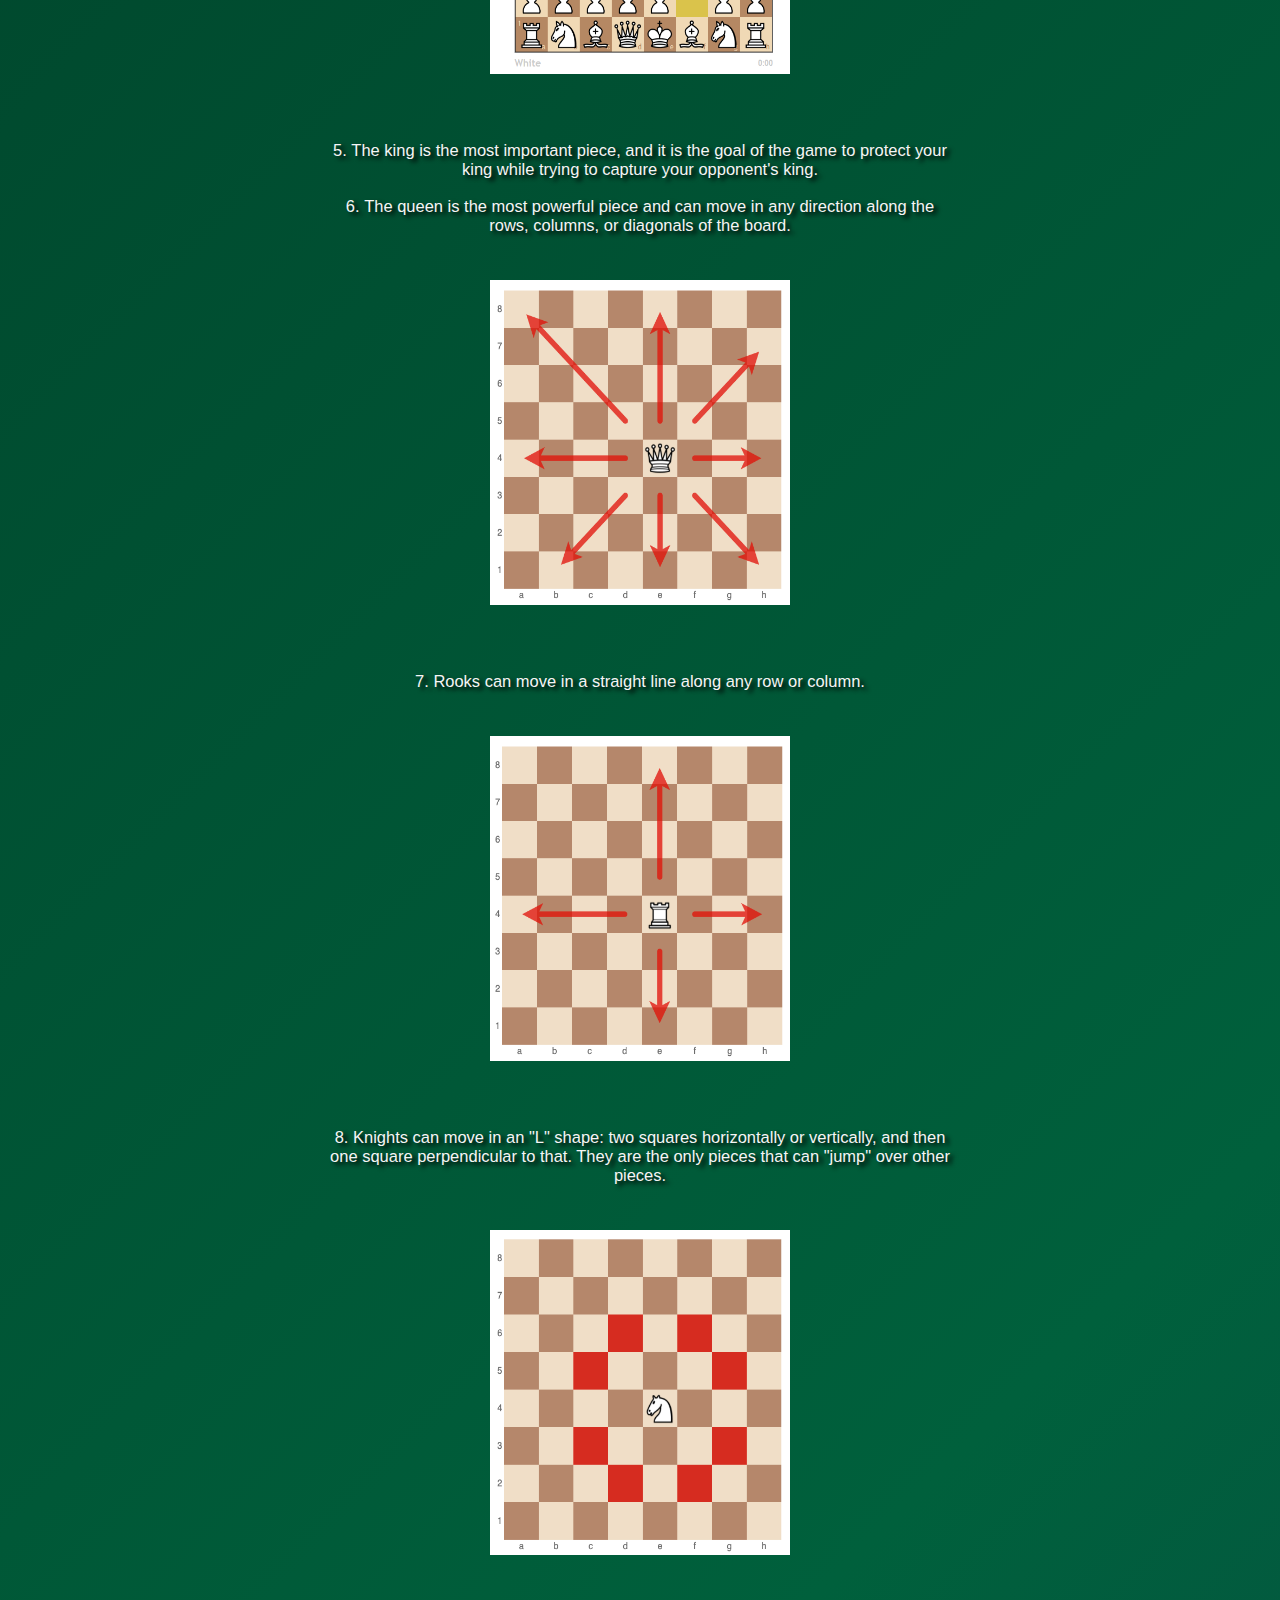
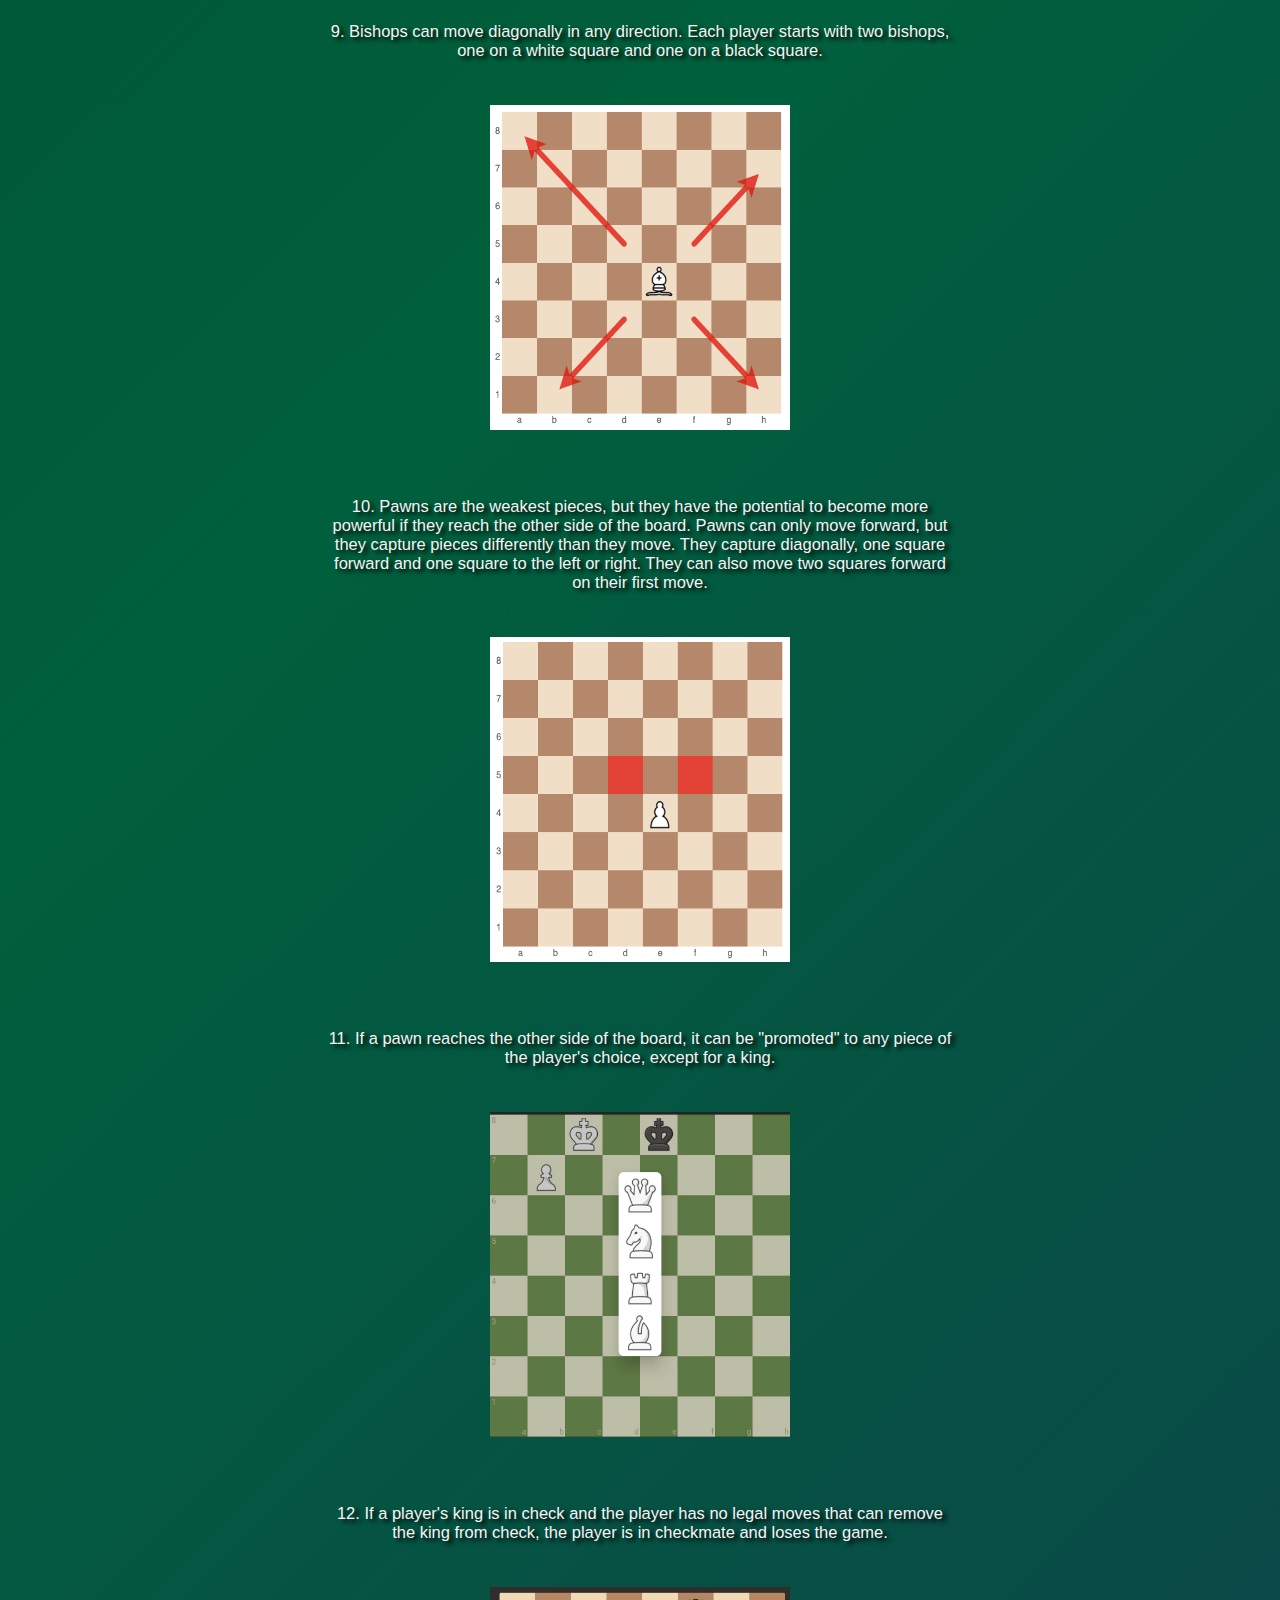
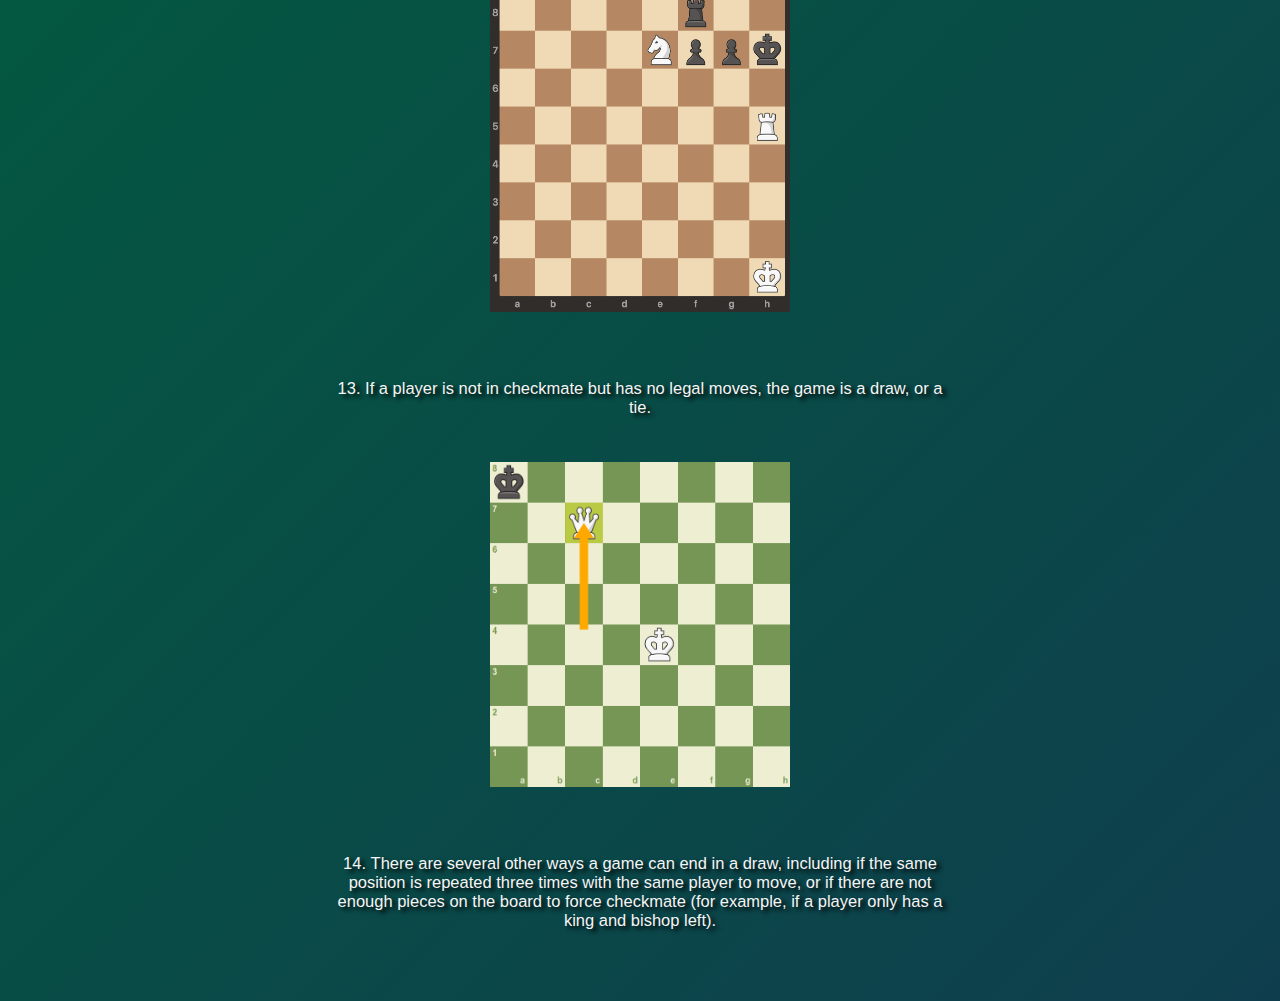
<file: HTMLs/rules.html>
<!DOCTYPE html>
<html lang="en">
<head>
    <link rel="stylesheet" href="../CSSs/rules.css">
    <link rel="stylesheet" href="../CSSs/main.css">
    <link rel="stylesheet" href="../CSSs/navbar.css">
    <link rel="stylesheet" href="../CSSs/body.css">
    <meta charset="UTF-8">
    <meta http-equiv="X-UA-Compatible" content="IE=edge">
    <meta name="viewport" content="width=device-width, initial-scale=1.0">
    <script src="../JSs/hamburger.js"></script>
    <title>Rules</title>
</head>
<body class="gradientbody">

      <!--Header-->
      <nav id="hbmenu">
        <div class="hbitemholder">
          <div id="hbopenerdiv">
            <img onclick="hbopenclose()" id="hbopener" src="../IMGs/hmenu.png" alt="menuicon">
          </div>

          <ul id="hbmenulist">
            <li class="hbmenuitem"><a href="../index.html">Home</a></li>
            <li class="hbmenuitem"><a href="play.html">Play</a></li>
            <li class="hbmenuitem"><a href="./news.html">News</a></li>
            <li class="hbmenuitem"><a href="./rules.html">Rules</a></li>
            <li class="hbmenuitem"><a href="./gambits.html">Gambits</a></li>
            <li class="hbmenuitem"><a href="./about.html">About</a></li>
            <li class="hbmenuitem"><a href="./contact.html">Contact</a></li>
          </ul>

        </div>

    </nav>

      <nav class="headerdiv">
        <!--Menu-->
        <ul class="menulist">
          <li class="menuitem"><a href="./play.html">Play</a></li>
          <li class="menuitem"><a href="../index.html">Home</a></li>
          <li class="menuitem"><a href="./news.html">News</a></li>
          <li class="menuitem"> <a href="../index.html"><p class="logotext">Deak's</p></a>  </li>
          <li class="menuitem"><a href="rules.html">Rules</a></li>
          <li class="menuitem"><a href="./gambits.html">Gambits</a></li>
          
          <li class="menuitem"> 
            <div id="dropdown">
              <button id="dropbtn"></button>
              <div id="dropdown-content">
                <a href="./about.html">About</a>
                <a href="./contact.html">Contact</a>
              </div>
            </div>
          </li>
        </ul>
      </nav>

    <p class="rulesMain">The Rules of Chess:</p>

    <ol class="rulesText">
      <li>The game is played on a square chessboard, with each player starting with 16 pieces: one king, one queen, two rooks, two knights, two bishops, and eight pawns.</li>
      <img class="rulesIMG" src="../IMGs/RulesIMGs/ChessBoardWithPieces.png" alt="ChessBoardWithPieces">
      <li>The goal of the game is to checkmate your opponent's king, which means the king is in a position to be captured (in "check") and there is no way to move the king out of capture (mate).</li>
      <img class="rulesIMG" src="../IMGs/RulesIMGs/scholarsmate.png" alt="scholars">
      <li>Each player starts the game with their pieces arranged in a particular way on the board, with the white player going first.</li>
      <br>
      <li>Players take turns making moves with one of their pieces. A move consists of either moving a piece to a new square on the board, or capturing an opponent's piece by moving to the square it occupies.</li>
      <img class="rulesIMG" src="../IMGs/RulesIMGs/firstmove.webp" alt="firstmove">
      <li>The king is the most important piece, and it is the goal of the game to protect your king while trying to capture your opponent's king.</li>
      
      <li>The queen is the most powerful piece and can move in any direction along the rows, columns, or diagonals of the board.</li>
      <img class="rulesIMG" src="../IMGs/RulesIMGs/queensmove.png" alt="queensmove">
      <li>Rooks can move in a straight line along any row or column.</li>
      <img class="rulesIMG" src="../IMGs/RulesIMGs/rooksmove.png" alt="rooksmove">
      <li>Knights can move in an "L" shape: two squares horizontally or vertically, and then one square perpendicular to that. They are the only pieces that can "jump" over other pieces.</li>
      <img class="rulesIMG" src="../IMGs/RulesIMGs/knightsmove.png" alt="knightsmove">
      <li>Bishops can move diagonally in any direction. Each player starts with two bishops, one on a white square and one on a black square.</li>
      <img class="rulesIMG" src="../IMGs/RulesIMGs/bishopsmove.png" alt="bishopsmove">
      <li>Pawns are the weakest pieces, but they have the potential to become more powerful if they reach the other side of the board. Pawns can only move forward, but they capture pieces differently than they move. They capture diagonally, one square forward and one square to the left or right. They can also move two squares forward on their first move.</li>
      <img class="rulesIMG" src="../IMGs/RulesIMGs/pawnsmove.png" alt="pawnsmove">
      <li>If a pawn reaches the other side of the board, it can be "promoted" to any piece of the player's choice, except for a king.</li>
      <img class="rulesIMG" src="../IMGs/RulesIMGs/promotion.jpg" alt="pawnspromotion">
      <li>If a player's king is in check and the player has no legal moves that can remove the king from check, the player is in checkmate and loses the game.</li>
      <img class="rulesIMG" src="../IMGs/RulesIMGs/checkmate.png" alt="checkmate">
      <li>If a player is not in checkmate but has no legal moves, the game is a draw, or a tie.</li>
      <img class="rulesIMG" src="../IMGs/RulesIMGs/draw.png" alt="stalemate">
      <li>There are several other ways a game can end in a draw, including if the same position is repeated three times with the same player to move, or if there are not enough pieces on the board to force checkmate (for example, if a player only has a king and bishop left).</li>
      
    </ol>

    
  </body>
    
</body>
</html>
</file>
<file: CSSs/main.css>
html, body {
    max-width: 100vw;
    overflow-x: hidden;
    margin: 0%;
    padding: 0%;
}


a{
    color: inherit;
    text-decoration: none;
    text-decoration-color: inherit;
}

.chesstext{
    font-family: 'Segoe UI', Tahoma, Geneva, Verdana, sans-serif;
    color:  whitesmoke;
    text-align: left;
    font-size: 9.089vw;
    font-weight: 700;
    margin-top:0vh;
    margin-left: 5vw;
    margin-right: 5vw;
    padding-top: 0vh;
    text-shadow: 4px 3px 4px black;
    opacity: 100%;
}

@media only screen and (max-width: 1000px){
    .chesstext{
        font-size: 14.089vw;
    }
}


@media only screen and (max-width: 800px) {
    .chesstext{
        font-size: 18.089vw;
    }
}

@media only screen and (max-width: 625px) {
    .chesstext{
        font-size: 27.089vw;
    }
}

@media only screen and (max-width: 500px)
{
    .chesstext{
        font-size: 32.089vw;
    }
    
}

.subchesstext{

    font-family:'Gill Sans', 'Gill Sans MT', Calibri, 'Trebuchet MS', sans-serif;
    color: whitesmoke;
    text-align: left;
    font-size: 4.624vw;
    padding-left: 5vw;
    font-weight: 500;
    padding-top: -1vw;
    margin-top: -7.5vw;
    margin-right: 5vw;
    text-shadow: 4px 3px 4px black;
    opacity: 100%;
}

@media only screen and (max-width: 1000px)
{
    .subchesstext{
        font-size: 6.624vw;
        margin-top: -10vw;
    }
}

@media only screen and (max-width: 800px) {
    .subchesstext{
        font-size: 8.624vw;
        margin-top: -15vw;
    }
}

@media only screen and (max-width: 625px) {
    .subchesstext{
        font-size: 12.089vw;
        margin-top: -22.5vw;
    }
}

@media only screen and (max-width: 500px)
{
    .subchesstext{
        font-size: 14.089vw;
        margin-top: -27.5vw;
    }
    
    
}

.timelinetext{
    font-family:'Gill Sans', 'Gill Sans MT', Calibri, 'Trebuchet MS', sans-serif;
    color: whitesmoke;
    text-align: left;
    font-size: 2.24vw;
    padding-left: 5vw;
    margin-bottom: 7.5vh;
    margin-right: 5vw;
    font-weight: 500;
    text-shadow: 4px 3px 4px black;
    opacity: 100%;
}

@media only screen and (max-width: 1000px)
{
    .timelinetext{
        font-size: 2.85vw;
    }

}

@media only screen and (max-width: 800px) {
    .timelinetext{
        font-size: 3.24vw;
    }
}

@media only screen and (max-width: 625px) {
    .timelinetext{
        font-size: 4.24vw;
    }
}

@media only screen and (max-width: 500px)
{
 
    .timelinetext{
        font-size: 5.24vw;
    }
    
}

.fillchesstext{

    font-family:'Gill Sans', 'Gill Sans MT', Calibri, 'Trebuchet MS', sans-serif;
    color: whitesmoke;
    text-align: left;
    font-size: 1.461vw;
    padding-left: 5vw;
    font-weight: 500;
    padding-top: 5vw;
    margin-top: -7.5vw;
    margin-right: 5vw;
    text-shadow:
        0.05em 0 black,
        0 0.05em black,
        -0.05em 0 black,
        0 -0.05em black,
        -0.05em -0.05em black,
        -0.05em 0.05em black,
        0.05em -0.05em black,
        0.05em 0.05em black;
    opacity: 100%;
}
@media only screen and (max-width: 1000px)
{
    .fillchesstext{
        font-size: 2.061vw;
    }
}

@media only screen and (max-width: 800px) {
    .fillchesstext{
        font-size: 2.861vw;
    }
}

@media only screen and (max-width: 625px) {
    .fillchesstext{
        font-size: 3.761vw;
    }
}
@media only screen and (max-width: 500px)
{
    
    .fillchesstext{
        font-size: 4.761vw;
    }
    
}


.ndtitle{
    font-family:'Gill Sans', 'Gill Sans MT', Calibri, 'Trebuchet MS', sans-serif;
    color: whitesmoke;
    text-align: right;
    font-size: 3.783vw;
    padding-right: 5vw;
    font-weight: 700;
    padding-top: 18vh;
    margin-top: -5vw;
    text-shadow: 4px 3px 4px black;
    opacity: 100%;
}

@media only screen and (max-width: 1000px)
{
    .ndtitle{
        font-size: 5.783vw;
    }
}

@media only screen and (max-width: 800px) {
    .ndtitle{
        font-size: 6.783vw;
    }
}

@media only screen and (max-width: 625px) {
    .ndtitle{
        font-size: 9.783vw;
    }
}
@media only screen and (max-width: 500px)
{
    .ndtitle{
        font-size: 11.783vw;
    }
    
    
}

.ndtitleWhy{
    font-family:'Gill Sans', 'Gill Sans MT', Calibri, 'Trebuchet MS', sans-serif;
    color: whitesmoke;
    text-align: right;
    font-size: 3.783vw;
    padding-right: 5vw;
    font-weight: 700;
    margin-top: 2vh;
    text-shadow: 4px 3px 4px black;
    opacity: 100%;
    margin-bottom: 0;
}

@media only screen and (max-width: 1000px)
{
    .ndtitleWhy{
        font-size: 4.783vw;
    }
}

@media only screen and (max-width: 800px) {
    .ndtitleWhy{
        font-size: 6.783vw;
    }
}

@media only screen and (max-width: 625px) {
    .ndtitleWhy{
        font-size: 9.783vw;
    }
}

@media only screen and (max-width: 500px)
{
    .ndtitleWhy{
        font-size: 11.783vw;
    }
    
}

.ndtext{
    font-family:'Gill Sans', 'Gill Sans MT', Calibri, 'Trebuchet MS', sans-serif;
    color: whitesmoke;
    font-size: 1.561vw;
    padding-right: 5vw;
    margin-left: 5vw;
    text-align: right;
    text-shadow:
        0.05em 0 black,
        0 0.05em black,
        -0.05em 0 black,
        0 -0.05em black,
        -0.05em -0.05em black,
        -0.05em 0.05em black,
        0.05em -0.05em black,
        0.05em 0.05em black;
}

@media only screen and (max-width: 1000px)
{
    .ndtext{
        font-size: 2.261vw;
    }
}

@media only screen and (max-width: 800px) {
    .ndtext{
        font-size: 2.761vw;
    }
}

@media only screen and (max-width: 625px) {
    .ndtext{
        font-size: 4.061vw;
    }
}

@media only screen and (max-width: 500px)
{
    .ndtext{
        font-size: 5.061vw;
    }
    
    
}

.rdtitle{
    font-family:'Gill Sans', 'Gill Sans MT', Calibri, 'Trebuchet MS', sans-serif;
    color: whitesmoke;
    text-align: left;
    font-size: 3.783vw;
    padding-left: 5vw;
    margin-bottom: 0;
    font-weight: 700;
    text-shadow: 4px 3px 4px black;
    opacity: 100%;
}

@media only screen and (max-width: 1000px)
{
    .rdtitle{
        font-size: 4.783vw;
    }
}

@media only screen and (max-width: 800px) {
    .rdtitle{
        font-size: 6.783vw;
    }
}

@media only screen and (max-width: 625px) {
    .rdtitle{
        font-size: 9.783vw;
    }
}

@media only screen and (max-width: 500px)
{
    .rdtitle{
        font-size: 11.783vw;
    }
    
    
    
}

.rdtext {
    font-family: 'Gill Sans', 'Gill Sans MT', Calibri, 'Trebuchet MS', sans-serif;
    color: whitesmoke;
    font-size: 1.361vw;
    padding-left: 5vw;
    line-height: 1.5;
    margin-top: 4vh;
    text-shadow:
        0.05em 0 black,
        0 0.05em black,
        -0.05em 0 black,
        0 -0.05em black,
        -0.05em -0.05em black,
        -0.05em 0.05em black,
        0.05em -0.05em black,
        0.05em 0.05em black;
  }

  @media only screen and (max-width: 1000px)
{
    .rdtext {
        font-size: 1.961vw;
    }
}
  @media only screen and (max-width: 800px) {
    .rdtext {
        font-size: 2.561vw;
    }
}

@media only screen and (max-width: 625px) {
    .rdtext {
        font-size: 3.961vw;
    }
}
 
@media only screen and (max-width: 500px)
{
    .rdtext {
        font-size: 4.961vw;
    }

}

.stdiv{
    margin-top: 0;
    opacity: 95%;
    display: block;
    background-color: whitesmoke;
    height: 100vh;
    width: 100vw;
    background-image: url(../IMGs/chessboard_1920x1080blur.png);
    background-position: center;
  background-repeat: no-repeat;
  background-size: cover;
    padding-top: 5vw;
    height: 100vh;
    border: 1px solid black;
}


.nddiv{
    display: block;
    background-image: url(../IMGs/goldpawns.jpeg);
    background-position: center;
  background-repeat: no-repeat;
  background-size: cover;
    height: 100vh;
    margin-top: 0vw;
    padding-top: 10vh;
}

.rddiv{
    padding-top: 5vh;
    margin-top: 0vw;
    display: block;
    background-image: url(../IMGs/Smoked.jpeg);
    background-position: center;
  background-repeat: no-repeat;
  background-size: cover;
    height: 100vh;
}

.div4{
    display: block;
    background-color: whitesmoke;
    height: 100vh;
    width: 100vw;
    background-image: url(../IMGs/goldenchess.jpg);
    background-position: center;
  background-repeat: no-repeat;
  background-size: cover;
    padding-top: 5vh;
    height: 100vh;
    border: 1px solid black;
}

.div5{
    display: block;
    background-color: whitesmoke;
    height: 100vh;
    width: 100vw;
    background-image: url(../IMGs/goldenpiece.jpg);
    background-position: center;
  background-repeat: no-repeat;
  background-size: cover;
    padding-top: 5vw;
    height: 100vh;
    border: 1px solid black;
}

.div6{
    display: block;
    background-color: whitesmoke;
    height: 100vh;
    width: 100vw;
    background-image: url(../IMGs/wood.jpg);
    background-position: center;
  background-repeat: no-repeat;
  background-size: cover;
    height: 100vh;
    border: 1px solid black;
}

.ststyled-list li {
    font-family:'Gill Sans', 'Gill Sans MT', Calibri, 'Trebuchet MS', sans-serif;
    color: whitesmoke;
    text-align: left;
    font-size: 1.424vw;
    padding-left: 5vw;
    padding-bottom: 1vh;
    font-weight: 500;
    text-shadow:
        0.05em 0 black,
        0 0.05em black,
        -0.05em 0 black,
        0 -0.05em black,
        -0.05em -0.05em black,
        -0.05em 0.05em black,
        0.05em -0.05em black,
        0.05em 0.05em black;
    opacity: 100%;
    list-style: none;
  }
  @media only screen and (max-width: 1000px) {
    .ststyled-list li {
        font-size: 1.824vw;
        padding-left: 3.5vw;
    }
}

  @media only screen and (max-width: 800px) {
    .ststyled-list li {
        font-size: 2.424vw;
        padding-left: 2.5vw;
    }
}

@media only screen and (max-width: 625px) {
    .ststyled-list li {
        font-size: 3.424vw;
        padding-left: 1vw;
    }
}

@media only screen and (max-width: 500px)
{
    .ststyled-list li {
        font-size: 4.424vw;
    }
    
}


  .ndstyled-list li {
    font-family: 'Gill Sans', 'Gill Sans MT', Calibri, 'Trebuchet MS', sans-serif;
    color: whitesmoke;
    text-align: right;
    font-size: 1.461vw;
    padding-right: 5vw;
    line-height: 1.5;
    list-style: none;
  }

  @media only screen and (max-width: 1000px) {
    .ndstyled-list li {
        font-size: 1.961vw;
        line-height: 1.25;
    }
}
  
  @media only screen and (max-width: 800px) {
    .ndstyled-list li {
        font-size: 2.461vw;
        line-height: 1.25;
    }
}

@media only screen and (max-width: 625px) {
    .ndstyled-list li {
        font-size: 3.461vw;
        line-height: 1;
    }
}
@media only screen and (max-width: 500px)
{
    .ndstyled-list li {
        font-size: 4.461vw;
        line-height: 1;
    }
    
}

  .rdstyled-list li {
    margin-top: 1%;
    font-family: 'Gill Sans', 'Gill Sans MT', Calibri, 'Trebuchet MS', sans-serif;
    color: whitesmoke;
    font-size: 1.261vw;
    padding-left: 3vw;
    line-height: 1.5;
    list-style: none;
    text-shadow:
        0.05em 0 black,
        0 0.05em black,
        -0.05em 0 black,
        0 -0.05em black,
        -0.05em -0.05em black,
        -0.05em 0.05em black,
        0.05em -0.05em black,
        0.05em 0.05em black;
  }

  @media only screen and (max-width: 1000px)
    {
        .rdstyled-list li {
            font-size: 1.761vw;
            padding-left: 2.5vw;
        }
    }
  
  @media only screen and (max-width: 800px) {
    .rdstyled-list li {
        font-size: 2.261vw;
        padding-left: 2vw;
    }
}

@media only screen and (max-width: 625px) {
    .rdstyled-list li {
        font-size: 3.261vw;
        padding-left: 1vw;
    }
}

@media only screen and (max-width: 500px)
{
    .rdstyled-list li {
        font-size: 4.261vw;
    }
    
}

 .menuimage{
    width: 6vh;
    height: 6vh;
 }



.mybutton {
    color: whitesmoke;
    font-family: 'Gill Sans', 'Gill Sans MT', Calibri, 'Trebuchet MS', sans-serif;
    box-shadow: rgba(0, 0, 0, 0.25) 0px 54px 55px, rgba(0, 0, 0, 0.12) 0px -12px 30px, rgba(0, 0, 0, 0.12) 0px 4px 6px, rgba(0, 0, 0, 0.17) 0px 12px 13px, rgba(0, 0, 0, 0.09) 0px -3px 5px;
    background-color: #1b2f31;
    border-radius: 50px;
    display: flex;
    justify-content: center;
    align-items: center;
    height: 3em;
    width: 8em;
    font-size: 1.2vw;
    font-weight: 600;
  }

  @media only screen and (max-width: 1000px)
    {
        .mybutton {
            font-size: 1.6vw;
        }
    }

  @media only screen and (max-width: 800px) {
    .mybutton {
        font-size: 2.2vw;
    }
}

@media only screen and (max-width: 625px) {
    .mybutton {
        font-size: 3.2vw;
    }
}

@media only screen and (max-width: 500px)
{
    .mybutton {
        font-size: 4.2vw;
    }
    
}

  .buttoncontainer{
    padding-top: 5vh;
    padding-right: 5vw;
    display: flex;
    justify-content: end;
    align-items: center;
  }

.division{
    opacity: 100%;
    transition: ease-in-out 0.5s;
}

@media only screen and (max-width: 1000px)
{
    .division{
       opacity: 95%;
    }
}
</file>
<file: CSSs/about.css>
body{
    height: 100vh;
    width: 100vw;
    overflow-x: hidden;
}
.maintext{
    margin-top: auto;
    margin-bottom: auto;
    text-justify: auto;
    font-size: 1.5vw;
    font-family: 'Segoe UI', Tahoma, Geneva, Verdana, sans-serif;
    font-weight: 500;
    text-align: justify;
    padding-left: 10vw;
    padding-right: 10vw;
    color: white   ;
    transition-duration: 0.5s;
    line-height: 1.6;
    text-shadow:
        0.05em 0 black,
        0 0.05em black,
        -0.05em 0 black,
        0 -0.05em black,
        -0.05em -0.05em black,
        -0.05em 0.05em black,
        0.05em -0.05em black,
        0.05em 0.05em black;
}

@media only screen and (max-width: 1000px) {
    .maintext{
        font-size: 2vw;
        padding-left: 7.5vw;
        padding-right: 7.5vw;
    }
}
@media only screen and (max-width: 700px) {
  .maintext{
        font-size: 3vw;
        padding-left: 5vw;
        padding-right: 5vw;
    }
}

.maindiv{
    padding-top: 10vh;
}

.profile-image{
    display: flex;
    padding-left: 10vw;
    padding-right: 10vw;
    object-fit: cover;
    width: 20vw;
    height: 20vw;
    border-radius: 50%;
    align-self: center;
    justify-self: center;
}

@media only screen and (max-width: 1000px) {
    .profile-image{
        width: 30vw;
        height: 30vw;
    }
}
@media only screen and (max-width: 700px) {
    .profile-image{
        width: 50vw;
        height: 50vw;
    }
}

.grid-container{
    display: grid;
     grid-template-columns: 1fr 1fr;
      align-items: center;
      padding-bottom: 10vh;
}

@media only screen and (max-width: 700px) {
    .grid-container{
        grid-template-columns: none;
        grid-template-rows: 1fr 1fr;
        row-gap: 10vh;
    }
}


.grid-container-v{
    display: grid;
     grid-template-rows: 0.1fr 1fr;
      align-items: center;
}

.name{
    font-size: 1.5vw;
    font-family: 'Segoe UI', Tahoma, Geneva, Verdana, sans-serif;
    font-weight: 500;
    text-align: center;
    color: white   ;
    transition-duration: 0.5s;
    text-shadow:
        0.05em 0 black,
        0 0.05em black,
        -0.05em 0 black,
        0 -0.05em black,
        -0.05em -0.05em black,
        -0.05em 0.05em black,
        0.05em -0.05em black,
        0.05em 0.05em black;
}

@media only screen and (max-width: 1000px) {
    .name{
        font-size: 2vw;
    }
}
@media only screen and (max-width: 700px) {
  .name{
        font-size: 4vw;
    }
}

.members{
    font-size: 2.5vw;
    font-family: 'Segoe UI', Tahoma, Geneva, Verdana, sans-serif;
    font-weight: 700;
    text-align: center;
    color: white   ;
    transition-duration: 0.5s;
    text-shadow:
        0.05em 0 black,
        0 0.05em black,
        -0.05em 0 black,
        0 -0.05em black,
        -0.05em -0.05em black,
        -0.05em 0.05em black,
        0.05em -0.05em black,
        0.05em 0.05em black;
}

@media only screen and (max-width: 1000px) {
    .members{
        font-size: 3vw;
    }
}
@media only screen and (max-width: 700px) {
    .members{
        font-size: 3.5vw;
    }
}

.thank-you-div{
    margin: 0vh 15vw 10vh 15vw ;
    padding: 0vh 2vw 0vh 2vw ;
    text-align: center;
}

@media only screen and (max-width: 1000px) {
    .thank-you-div{
        margin: 0vh 10vw 5vh 10vw ;
    }
}


.thank-you-text{
    font-size: 5vw;;
    font-family: 'Segoe UI', Tahoma, Geneva, Verdana, sans-serif;
    font-weight: 1000;
    text-align: center;
    color: white   ;
    transition-duration: 0.5s;
}

@media only screen and (max-width: 1000px) {
    .thank-you-text{
        font-size: 7vw;
    }
}
</file>
<file: CSSs/navbar.css>
html, body {
    max-width: 100vw;
    overflow-x: hidden;
    margin: 0%;
    padding: 0%;
}

a{
    color: inherit;
    text-decoration: none;
    text-decoration-color: inherit;
}

.logotext{
    margin-top: auto;
    margin-bottom: auto;
    float: left;
    font-size: 5.5vh;
    font-family: 'Gill Sans', 'Gill Sans MT', Calibri, 'Trebuchet MS', sans-serif;
    font-weight: 700;
    padding-left: 1vw;
    padding-right: 1vw;
    color: white   ;
    transition-duration: 0.5s;
}

@media only screen and (max-width: 1000px) {
    .logotext{
        font-size: 4.25vh;
    }
}

@media only screen and (max-width: 700px) {
    .logotext{
        font-size: 5.5vw;
    }
}

@media only screen and (max-width: 450px) {
    .logotext{
        font-size: 8vw;
    }
}

.menulist{
    padding: 0;
    margin: 0;
    position: relative;
    display: flex;
    list-style: none;
    justify-content: center;
}

.menulist li:hover{
    background-color: rgba(0, 0, 0, 0.5);
}

.menuitem{
    padding-top: 0.6vh;
    transition-duration: 0.5s;
    font-size: 5vh;
    font-family: 'Gill Sans', 'Gill Sans MT', Calibri, 'Trebuchet MS', sans-serif;
    padding-left: 1.5vw;
    padding-right: 1.5vw;
    font-weight: 600;
    color: white;
    padding-top: 0.75vw;
    text-decoration-color: rgba(0, 0, 0, 0.2);
}

@media only screen and (max-width: 1000px) {
    .menuitem{
        font-size: 3.7vw;
        padding-top: 1.5vh;
    }
}




.menuitem:hover{
    opacity: 100%;
}

.headerdiv{
    top: 0;
    z-index: 9;
    display: flex;
    justify-content: center;
    position: fixed;
    width: 100vw;
    height: 10vh;
    background: rgba(0, 0, 0, 0.7);
    box-shadow: rgba(0, 0, 0, 0.25) 0px 54px 55px, rgba(0, 0, 0, 0.12) 0px -12px 30px, rgba(0, 0, 0, 0.12) 0px 4px 6px, rgba(0, 0, 0, 0.17) 0px 12px 13px, rgba(0, 0, 0, 0.09) 0px -3px 5px;
    backdrop-filter: blur(12.5px);
    -webkit-backdrop-filter: blur(12.5px);
    border: 1px solid rgba(0, 0, 0, 0.3);
}


.headerdiv + * {
    margin-top: 7.5vh;
  }

  @media only screen and (max-width: 700px) {
    .headerdiv + * {
        margin-top: 3vh;
      }
}
  
#dropbtn {
    background-image: url(../IMGs/menu.png);
    background-size: contain;
    background-color: transparent;
    background-repeat: no-repeat;
    margin-top: 0;
    width: 4vw;
    height: 7.5vh;
    border: none;
}

@media only screen and (max-width: 1000px) {
    #dropbtn{
        width: 5vw;
    }
}

@media only screen and (max-width: 700px) {
    #dropbtn{
        width: 8vw;
    }
}

@media only screen and (max-width: 400px) {
    #dropbtn{
        width: 12vw;
    }
}
  
#dropdown {
    position: relative;
    display: block;
    width: 4vw;
}

@media only screen and (max-width: 1000px) {
    #dropdown{
        width: 5vw;
    }
}

@media only screen and (max-width: 700px) {
    #dropdown{
        width: 8vw;
    }  
}


#dropdown-content {
    display: none;
    position: absolute;
    min-width: 4vw;
    right: -1.5vw;
    z-index: 1;
    transition-duration: 0.5s;
    background: rgba(0, 0, 0, 0.7);
    box-shadow: rgba(0, 0, 0, 0.25) 0px 54px 55px, rgba(0, 0, 0, 0.12) 0px -12px 30px, rgba(0, 0, 0, 0.12) 0px 4px 6px, rgba(0, 0, 0, 0.17) 0px 12px 13px, rgba(0, 0, 0, 0.09) 0px -3px 5px;
    backdrop-filter: blur(12.5px);
    -webkit-backdrop-filter: blur(12.5px);
    border: 1px solid rgba(0, 0, 0, 0.3);
}
  
@media only screen and (max-width: 1000px) {
    #dropdown-content{
        margin-top: -2.25vh;
    }
}


#dropdown-content a {
    text-align: center;
    color: whitesmoke;
    padding: 12px 16px;
    text-decoration: none;
    display: block;
    font-size: 1.45vw;
}

@media only screen and (max-width: 1000px) {
    #dropdown-content a{
        font-size: 2.5vw;
    }
}

@media only screen and (max-width: 700px) {
    #dropdown-content a{
        font-size: 3.5vw;
    }
}

#dropdown-content a:hover{
    background-color: rgba(0, 0, 0, 0.5);
}

@media only screen and (min-width: 650px) {
    #playembed{
        margin-top: 10vh;
    }
}



#playembed{

     justify-content: center;
      display: flex;
}

#dropdown:hover #dropdown-content {display: block;}

@media only screen and (min-width: 650px)
{
    #hbmenu{
        display: none;
    }
}


@media only screen and (max-width: 650px)
{
    #hbopenerdiv{
        display: flex;
        align-items: center;

    }

    #hbopener{
        margin-left: 2vh;
        width: 12vw;
        transition: all 0.3s ease-out;
    }


    #hbmenu{
        z-index: 9;
        width: 100vw;
        position: fixed ;
        display: block;
        background: rgba(15, 6, 6, 0.84);
        box-shadow: 0 4px 30px rgba(0, 0, 0, 0.1);
        backdrop-filter: blur(15.3px);
        -webkit-backdrop-filter: blur(15.3px);
        border: 1px solid rgba(66, 26, 26, 0.3);
        transition-duration: 1s ;
        margin-bottom: 10vh;
    }
   

    #hbmenulist{
        padding-left: 0;
        display: flex;
        transition-duration: 0.5s;
        align-items: center;
    }


    .hbmenuitem{
        padding-top: 0.6vh;
    transition-duration: 0.5s;
    font-size: 4vh;
    line-height: 1.5    ;
    font-family: 'Gill Sans', 'Gill Sans MT', Calibri, 'Trebuchet MS', sans-serif;
    padding-left: 1.5vw;
    padding-right: 1.5vw;
    font-weight: 600;
    color: white;
    padding-top: 0.75vw;
    list-style-type: none;
    text-align: center;

    }
    
    
    .headerdiv{
        display: none;
    }


}

#hbmenulist{
    display: none;
}
</file>
<file: CSSs/body.css>
.gradientbody{
    background: linear-gradient(-45deg, rgb(5, 31, 57),   rgb(19, 52, 83), rgb(0, 96, 60),rgb(0, 59, 37));
	background-size: 170% 170%;
	animation: gradient 7s ease-in-out infinite;
}
@keyframes gradient {
	0% {
		background-position: 0 50%;
	}
	50% {
		background-position: 100% 50%;
	}
	100% {
		background-position: 0 50%;
	}
}
</file>
<file: CSSs/gambits.css>
html, body {
    max-width: 100vw;
    overflow: auto;
    overflow-x: hidden;
    margin: 0%;
    padding: 0%;
    background-color: whitesmoke;
}

.item{
    
    margin-left: 20vw;
    margin-right: 20vw;
    margin-bottom: 10vh;
    box-shadow: rgba(0, 0, 0, 0.25) 0px 54px 55px, rgba(0, 0, 0, 0.12) 0px -12px 30px, rgba(0, 0, 0, 0.12) 0px 4px 6px, rgba(0, 0, 0, 0.17) 0px 12px 13px, rgba(0, 0, 0, 0.09) 0px -3px 5px;
    background: rgba(0, 0, 0, 0.45);
    border-radius: 16px;
    backdrop-filter: blur(8.8px);
    -webkit-backdrop-filter: blur(8.8px);
    border: 1px solid rgba(0, 0, 0, 0.3);

}

@media only screen and (max-width: 1000px) {
    .item{
        margin-left: 15vw;
        margin-right: 15vw;
    }
}

@media only screen and (max-width: 700px) {
    .item{
        margin-left: 5vw;
        margin-right: 5vw;
    }
}


.insider{
    display: grid;
    align-items: center;
    align-content: center;
    grid-template-columns: 1.2fr 1fr;
    column-gap: 5px;
    margin-bottom: 5vh;
}

@media only screen and (max-width: 1000px) {
    .insider{
        display: block;
    }
}


.item-title{
    display: flex;
    font-family: 'Segoe UI', Tahoma, Geneva, Verdana, sans-serif;
    color:  whitesmoke;
    justify-content: center;
    font-size: 2.789vw;
    font-weight: 600;
    margin-top: 2vh;
    text-shadow: 4px 3px 4px black;
    opacity: 100%;
}

@media only screen and (max-width: 1000px) {
    .item-title{
        font-size: 4.5vw;
    }
}
@media only screen and (max-width: 700px) {
    .item-title{
        font-size: 6vw;
    }
}

.item-description{
    display: flex;
    justify-content: center;
    font-family: 'Segoe UI', Tahoma, Geneva, Verdana, sans-serif;
    color:  whitesmoke;
    text-align: justify;
    font-size: 1.289vw;
    font-weight: 500;
    text-shadow: 4px 3px 4px black;
    opacity: 100%;
    margin-left: 7.5vw;
    
}

@media only screen and (max-width: 1000px) {
    .item-description{
        font-size: 1.75vw;
        margin-right: 7.5vw;
    }
}
@media only screen and (max-width: 700px) {
    .item-description{
        font-size: 2.5vw;
    }
}

.item-image{
    width: 30vh;
    height: 30vh;
    margin-left: auto;
    margin-right: auto;
    outline: 1px solid black;
}

@media only screen and (max-width: 1000px) {
    .item-image{
        display: flex;
        width: 45vw;
        height: 45vw;
    }
}

@media only screen and (max-width: 700px) {
    .item-image{
        display: flex;
        width: 70vw;
        height: 70vw;
    }
}

.gambittitle{
    font-family:'Gill Sans', 'Gill Sans MT', Calibri, 'Trebuchet MS', sans-serif;
    color: whitesmoke;
    text-align: center;
    font-size: 3.783vw;
    padding-left: 5vw;
    font-weight: 700;
    text-shadow: 4px 3px 4px black;
    opacity: 100%;
    padding-top: 5vh;
  }

  @media only screen and (max-width: 1000px) {
    .gambittitle{
        font-size: 5.5vw;
    }
  }
  @media only screen and (max-width: 700px) {
      .gambittitle{
          font-size: 7vw;
      }
  }

  .gambitsubtitle{
    font-family:'Gill Sans', 'Gill Sans MT', Calibri, 'Trebuchet MS', sans-serif;
    color: whitesmoke;
    text-align: center;
    font-size: 1.783vw;
    padding-left: 5vw;
    padding-right: 5vw;
    font-weight: 500;
    text-shadow: 4px 3px 4px black;
    opacity: 100%;
  }

  @media only screen and (max-width: 1000px) {
    .gambitsubtitle{
        font-size: 2vw;
    }
  }
  @media only screen and (max-width: 700px) {
    .gambitsubtitle{
        font-size: 3vw;
    }
  }
</file>
<file: CSSs/news.css>
.news-maintitle{
    font-family: 'Segoe UI', Tahoma, Geneva, Verdana, sans-serif;
    color:  whitesmoke;
    text-align: center;
    font-size: 5.089vw;
    font-weight: 700;
    margin-top: 12vh;
    margin-left: 2vw;
    padding-top: 0vh;
    text-shadow: 4px 3px 4px black;
    opacity: 100%;
  }
  
  @media only screen and (max-width: 1000px) {
    .news-maintitle{
        font-size: 8.089vw;
    }
}

@media only screen and (max-width: 700px) {
  .news-maintitle{
      font-size: 10.089vw;
  }
}

  
  .news-item{
    margin-left: 20vw;
    margin-right: 20vw;
    margin-bottom: 10vh;
    box-shadow: rgba(0, 0, 0, 0.25) 0px 54px 55px, rgba(0, 0, 0, 0.12) 0px -12px 30px, rgba(0, 0, 0, 0.12) 0px 4px 6px, rgba(0, 0, 0, 0.17) 0px 12px 13px, rgba(0, 0, 0, 0.09) 0px -3px 5px;
    background: rgba(0, 0, 0, 0.45);
    border-radius: 16px;
    backdrop-filter: blur(8.8px);
    -webkit-backdrop-filter: blur(8.8px);
    border: 1px solid rgba(0, 0, 0, 0.3);
  }

  @media only screen and (max-width: 1000px) {
    .news-item{
        margin-bottom: 5vh;
        margin-left: 15vw;
        margin-right: 15vw;
    }
}
@media only screen and (max-width: 700px) {
  .news-item{
      margin-bottom: 3.5vh;
      margin-left: 10vw;
      margin-right: 10vw;
  }
}
  
  .news-item-title{
    font-family: 'Segoe UI', Tahoma, Geneva, Verdana, sans-serif;
    color:  whitesmoke;
    text-align: center;
    font-size: 1.789vw;
    font-weight: 500;
    margin-top: 2vh;
    margin-left: 2.5vw;
    margin-right: 2.5vw;
    text-shadow: 4px 3px 4px black;
    opacity: 100%;
  }

  @media only screen and (max-width: 1000px) {
    .news-item-title{
        font-size: 2.5vw;
    }
}
@media only screen and (max-width: 700px) {
  .news-item-title{
      font-size: 3vw;
  }
}

  .news-item-date{
    font-family: 'Segoe UI', Tahoma, Geneva, Verdana, sans-serif;
    color:  whitesmoke;
    text-align: right;
    font-size: 1.089vw;
    font-weight: 500;
    margin-left: 3vw;
    margin-right: 3vw;
    margin-top: -1vh;
    margin-bottom: 2.5vh;
    text-shadow: 4px 3px 4px black;
    opacity: 100%;
  }

  @media only screen and (max-width: 1000px) {
    .news-item-date{
        font-size: 2.25vw;
    }
}
@media only screen and (max-width: 700px) {
  .news-item-date{
      font-size: 2.75vw;
  }
}

  .news-item-text{
    font-family: 'Segoe UI', Tahoma, Geneva, Verdana, sans-serif;
    color:  whitesmoke;
    text-align: justify;
    font-size: 1.289vw;
    font-weight: 500;
    margin-top: 1vh;
    margin-left: 3.25vw;
    margin-right: 3.25vw;
    padding-top: 0vh;
    text-shadow: 4px 3px 4px black;
    opacity: 100%;
  }

  @media only screen and (max-width: 1000px) {
    .news-item-text{
        font-size: 1.5vw;
    }
}
@media only screen and (max-width: 700px) {
  .news-item-text{
      font-size: 2vw;
  }
}
</file>
<file: CSSs/players.css>
body{
    max-width: 100vw;
    height: 100%;
    overflow-x: hidden;
    margin: 0%;
    padding: 0%;
}

.grid-vertical{
    margin-top: 12.5vh;
    display: grid;
    grid-template-rows: 1fr 1fr 1fr 1fr 1fr;
    margin-left: 15vw;
    margin-right: 15vw;
    align-items: center;
    row-gap: 10vh;
    margin-bottom: 10vh;
    padding-top: 5vh;
    padding-bottom: 5vh;
    box-shadow: rgba(0, 0, 0, 0.25) 0px 54px 55px, rgba(0, 0, 0, 0.12) 0px -12px 30px, rgba(0, 0, 0, 0.12) 0px 4px 6px, rgba(0, 0, 0, 0.17) 0px 12px 13px, rgba(0, 0, 0, 0.09) 0px -3px 5px;
    background: rgba(0, 0, 0, 0.45);
    border-radius: 16px;
    border: 1px solid rgba(0, 0, 0, 0.3);
}

@media only screen and (max-width: 1000px) {
    .grid-vertical{
        row-gap: 7.5vh;
    }
}

@media only screen and (max-width: 700px) {
    .grid-vertical{
        row-gap: 1vh;
    }
}


.grid-horizontal{
    display: grid;
    align-items: center;
    grid-template-columns: 1fr 0.2fr;
    column-gap: 5%;
    margin-right: 5%;
}


@media only screen and (max-width: 700px) {
    .grid-horizontal{
        grid-template-columns: none;
        grid-template-rows: 0.5fr 0.5fr;
        align-items: center;
        margin-bottom: 3vh;
    }
}

.Name{
    font-family: 'Segoe UI', Tahoma, Geneva, Verdana, sans-serif;
    color:  whitesmoke;
    text-align: left;
    font-size: 1.589vw;
    font-weight: 700;
    margin-top:0vh;
    margin-left: 2.5vw;
    padding-top: 0vh;
    text-shadow: 4px 3px 4px black;
    opacity: 100%;
}

@media only screen and (max-width: 1000px) {
    .Name{
        font-size: 2.289vw;
    }
  }
  @media only screen and (max-width: 700px) {
    .Name{
        text-align: center;
        font-size: 3.289vw;
    }
  }  

.information{
    font-family: 'Segoe UI', Tahoma, Geneva, Verdana, sans-serif;
    color:  whitesmoke;
    text-align: justify;
    font-size: 1.089vw;
    font-weight: 400;
    margin-top:0vh;
    margin-left: 5vw;
    padding-top: 0vh;
    text-shadow: 4px 3px 4px black;
    opacity: 100%;
}

@media only screen and (max-width: 1000px) {
    .information{
        font-size: 1.589vw;
    }
}
@media only screen and (max-width: 700px) {
    .information{
        font-size: 2.09vw;
    }
}  

.profile-div{
    display: flex;
    justify-content: flex-end;
}

.profile-image{
    max-width: 30vw;
    max-height: 30vh;
    border-radius: 10%;
}

@media only screen and (max-width: 1000px) {
    .profile-image{
        max-width: 25vw;
        max-height: 25vh;
    }
}
@media only screen and (max-width: 700px) {
    .profile-image{
        margin-left: auto;
        margin-right: auto;
        max-width: 40vw;
        max-height: 40vh;
    }
}
</file>
<file: CSSs/rules.css>
html, body {
    max-width: 100vw;
    overflow-x: hidden;
    margin: 0%;
    padding: 0%;
}

.rulesMain{
    font-family: 'Segoe UI', Tahoma, Geneva, Verdana, sans-serif;
    color:  whitesmoke;
    text-align: center;
    font-size: 5.089vw;
    font-weight: 700;
    margin-top: 12.5vh;
    margin-left: 3vw;
    padding-top: 2.5vh;
    text-shadow: 4px 3px 4px black;
    opacity: 100%;
    padding-bottom: 5vh;
    
}

@media only screen and (max-width: 1000px) {
    .rulesMain{
        font-size: 7.5vw;
    }
}
@media only screen and (max-width: 700px) {
    .rulesMain{
        font-size: 10vw;
    }
}

.rulesText{
    text-align: center;
    padding-left: 15vh;
    padding-right: 15vh;
    margin-bottom: 2%;
    margin-top: -10vh;
    padding-bottom: 5vh;
    transition-duration: 0.5s;
    font-family: 'Segoe UI', Tahoma, Geneva, Verdana, sans-serif;
    color:  whitesmoke;
    text-align: left;
    font-size: 1.289vw;
    font-weight: 500;
    text-shadow: 4px 3px 4px black;
    opacity: 100%;
}

@media only screen and (max-width: 1000px) {
    .rulesText{
        font-size: 2.25vw;
        padding-left: 5vh;
        padding-right: 5vh;
    }
}
@media only screen and (max-width: 700px) {
    .rulesText{
        font-size: 2.75vw;
        padding-left: 0vh;
        padding-right: 0vh;
    }
}

.rulesText li{
    padding-top: 2vh;
    margin-left: 15vw;
    margin-right: 15vw;
    text-align: center;
    list-style-position: inside;
    
}

.rulesIMG{
    position: relative;
    left: 50%;
    transform: translate(-50%, 0);
    height: 325px;
    width: 300px;
    padding: 5vh 5vh 5vh 5vh;
}

@media only screen and (max-width: 1000px) {
    .rulesIMG{
        height: 275px;
        width: 250px;
    }
}

@media only screen and (max-width: 1000px) {
    .rulesIMG{
        padding-top: 1vh;
    }
}
</file>
